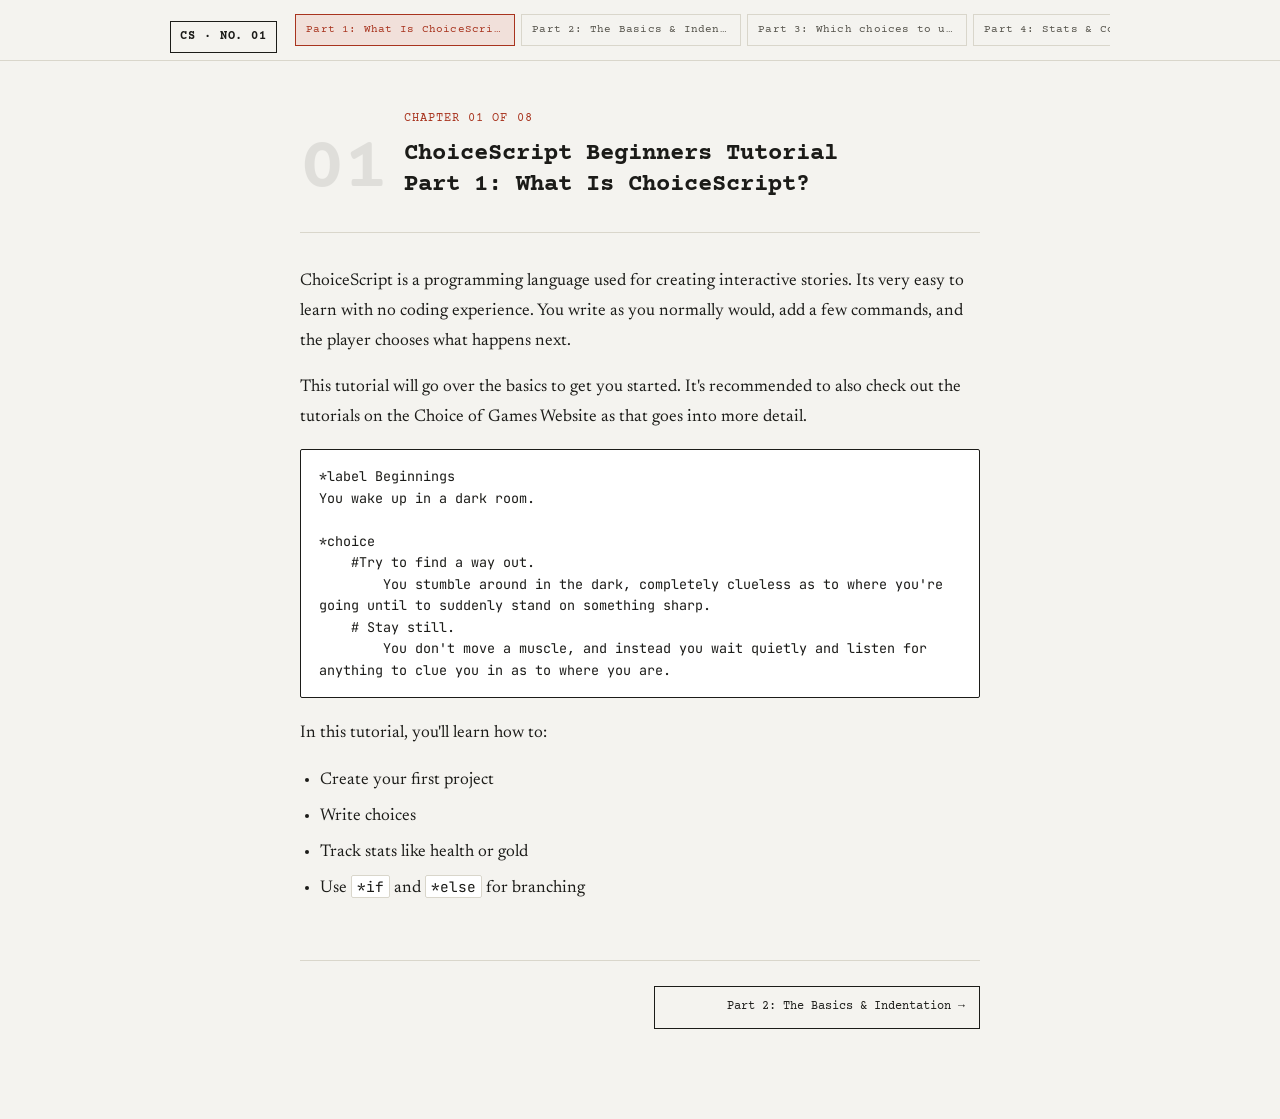
<file: app/src/main/assets/tutorial/index.html>
<!DOCTYPE html>
<html>
<head>
<meta charset="utf-8">
<meta name="viewport" content="width=device-width, initial-scale=1, viewport-fit=cover">
<title>ChoiceScript Tutorial – Part 1</title>
<link rel="preconnect" href="https://fonts.googleapis.com">
<link rel="preconnect" href="https://fonts.gstatic.com" crossorigin>
<link href="https://fonts.googleapis.com/css2?family=Courier+Prime:wght@400;700&family=Newsreader:ital,wght@0,400;0,600;1,500&family=JetBrains+Mono:wght@400;500&display=swap" rel="stylesheet">
<style>
:root {
  --paper: #F4F3EF;
  --paper-inset: #FFFFFF;
  --ink: #1B1B18;
  --ink-soft: #55534B;
  --rule: #D9D6CB;
  --red: #A8341F;
  --red-soft: #F1E0DA;
  --radius: 2px;
}

* { box-sizing: border-box; }

body {
  margin: 0;
  padding: 0;
  background: var(--paper);
  color: var(--ink);
  font-family: 'Newsreader', Georgia, serif;
  font-size: 17px;
  line-height: 1.75;
}

a { color: var(--red); }
a:hover { text-decoration: none; }

.masthead {
  position: sticky;
  top: 0;
  z-index: 10;
  background: var(--paper);
  border-bottom: 1px solid var(--rule);
  padding: calc(14px + env(safe-area-inset-top)) 20px 0;
}
.masthead-row {
  display: flex;
  align-items: center;
  gap: 18px;
  max-width: 940px;
  margin: 0 auto;
}
.stamp {
  flex-shrink: 0;
  font-family: 'Courier Prime', monospace;
  font-weight: 700;
  font-size: 0.72rem;
  letter-spacing: 0.08em;
  text-transform: uppercase;
  border: 1px solid var(--ink);
  padding: 5px 9px;
  color: var(--ink);
}
.chapters {
  display: flex;
  gap: 6px;
  overflow-x: auto;
  scroll-snap-type: x proximity;
  padding-bottom: 14px;
  flex: 1;
  scrollbar-width: thin;
}
.chapters a {
  flex: 0 0 auto;
  scroll-snap-align: start;
  font-family: 'Courier Prime', monospace;
  font-size: 0.66rem;
  letter-spacing: 0.02em;
  padding: 6px 10px;
  border: 1px solid var(--rule);
  color: var(--ink-soft);
  white-space: nowrap;
  text-decoration: none;
  max-width: 220px;
  overflow: hidden;
  text-overflow: ellipsis;
}
.chapters a:hover { border-color: var(--ink); color: var(--ink); }
.chapters a.active {
  border-color: var(--red);
  color: var(--red);
  background: var(--red-soft);
}

.page-inner {
  max-width: 940px;
  margin: 0 auto;
  padding: 0 calc(20px + env(safe-area-inset-right)) 0 calc(20px + env(safe-area-inset-left));
}
.prose-wrap {
  max-width: 680px;
  padding: 48px 0 90px;
}

.title-block {
  display: flex;
  align-items: flex-end;
  gap: 16px;
  margin-bottom: 10px;
}
.ghost-num {
  font-family: 'Courier Prime', monospace;
  font-weight: 700;
  font-size: 4.6rem;
  line-height: 0.8;
  color: var(--ink);
  opacity: 0.09;
  flex-shrink: 0;
}
.kicker {
  font-family: 'Courier Prime', monospace;
  font-size: 0.72rem;
  text-transform: uppercase;
  letter-spacing: 0.09em;
  color: var(--red);
  margin: 0 0 8px;
}
h1 {
  font-family: 'Courier Prime', monospace;
  font-weight: 700;
  font-size: 1.5rem;
  line-height: 1.3;
  margin: 0;
}
h1 code { font-size: 0.9em; background: none; border: none; padding: 0; }
hr.rule {
  border: none;
  border-top: 1px solid var(--rule);
  margin: 32px 0 34px;
}

h2 {
  font-family: 'Courier Prime', monospace;
  font-weight: 700;
  font-size: 1.02rem;
  text-transform: uppercase;
  letter-spacing: 0.03em;
  margin: 2.6rem 0 1rem;
}

h3 {
  font-family: 'Newsreader', serif;
  font-weight: 600;
  font-style: italic;
  font-size: 1.15rem;
  margin: 1.6rem 0 0.6rem;
}

p { margin: 0 0 1.05rem; }

.prose > p:first-of-type::first-letter {
  font-family: 'Courier Prime', monospace;
  font-weight: 700;
  font-size: 2.9rem;
  float: left;
  line-height: 0.8;
  margin: 6px 6px 0 0;
  color: var(--red);
}

ul { margin: 0 0 1.1rem; padding-left: 1.25rem; }
li { margin-bottom: 0.4rem; }

code {
  font-family: 'JetBrains Mono', monospace;
  font-size: 0.85em;
  background: var(--paper-inset);
  border: 1px solid var(--rule);
  padding: 1px 5px;
  color: var(--ink);
  border-radius: var(--radius);
}

pre {
  background: var(--paper-inset);
  border: 1px solid var(--ink);
  border-radius: var(--radius);
  padding: 16px 18px;
  overflow-x: auto;
  margin: 0 0 1.3rem;
  font-family: 'JetBrains Mono', monospace;
  font-size: 0.84rem;
  line-height: 1.6;
  color: var(--ink);
  white-space: pre-wrap;
}
pre code { background: none; border: none; padding: 0; }

.label {
  display: block;
  font-family: 'Newsreader', serif;
  font-style: italic;
  color: var(--ink-soft);
  margin: 0 0 0.6rem;
}

aside.margin-note {
  font-family: 'Newsreader', serif;
  font-style: italic;
  font-size: 0.95rem;
  line-height: 1.55;
  color: var(--ink);
  border-left: 3px solid var(--red);
  background: var(--red-soft);
  padding: 10px 14px;
  margin: 0 0 1.3rem;
}
aside.margin-note .note-label {
  display: block;
  font-family: 'Courier Prime', monospace;
  font-style: normal;
  text-transform: uppercase;
  letter-spacing: 0.07em;
  font-size: 0.66rem;
  color: var(--red);
  font-weight: 700;
  margin-bottom: 4px;
}

.turn-page {
  display: flex;
  justify-content: space-between;
  gap: 14px;
  margin-top: 3.5rem;
  padding-top: 1.6rem;
  border-top: 1px solid var(--rule);
}
.turn-page a {
  font-family: 'Courier Prime', monospace;
  font-size: 0.72rem;
  text-decoration: none;
  border: 1px solid var(--ink);
  padding: 10px 14px;
  color: var(--ink);
  flex: 1;
  max-width: 48%;
}
.turn-page a:hover { border-color: var(--red); color: var(--red); }
.turn-page a.next { text-align: right; margin-left: auto; }
.turn-page .placeholder { visibility: hidden; flex: 1; max-width: 48%; }

@media (min-width: 1100px) {
  .page-inner { display: flex; justify-content: center; }
  .prose-wrap { position: relative; }
  aside.margin-note {
    float: right;
    clear: right;
    width: 190px;
    margin: 2px -228px 1rem 0;
    border-left: none;
    border: 1px solid var(--red);
  }
}

@media (max-width: 560px) {
  .ghost-num { font-size: 3.2rem; }
  h1 { font-size: 1.2rem; }
  .stamp { display: none; }
}
</style>
</head>
<body class="">

<header class="masthead">
  <div class="masthead-row">
    <span class="stamp">CS &middot; No. 01</span>
    <nav class="chapters">
<a href="index.html" class="active">Part 1: What Is ChoiceScript?</a>
<a href="part2.html">Part 2: The Basics & Indentation</a>
<a href="part3.html">Part 3: Which choices to use and when</a>
<a href="part4.html">Part 4: Stats & Conditions</a>
<a href="part5.html">Part 5: The Stats Screen</a>
<a href="part6.html">Part 6: Scenes & *scene_list</a>
<a href="part7.html">Part 7: Temporary Variables & *rand</a>
<a href="part8.html">Part 8: Common Errors & Debugging</a>
    </nav>
  </div>
</header>

<div class="page-inner">
  <div class="prose-wrap">
    <div class="title-block">
      <span class="ghost-num">01</span>
      <div>
        <p class="kicker">Chapter 01 of 08</p>
        <h1>ChoiceScript Beginners Tutorial<br>Part 1: What Is ChoiceScript?</h1>
      </div>
    </div>
    <hr class="rule">
    <div class="prose">
<main class="content">

<p>ChoiceScript is a programming language used for creating interactive stories. Its very easy to learn with no coding experience. You write as you normally would, add a few commands, and the player chooses what happens next.</p>
<p>This tutorial will go over the basics to get you started. It's recommended to also check out the tutorials on the Choice of Games Website as that goes into more detail.</p>
<pre>
*label Beginnings
You wake up in a dark room.

*choice
    #Try to find a way out.
        You stumble around in the dark, completely clueless as to where you're going until to suddenly stand on something sharp.
    # Stay still.
        You don't move a muscle, and instead you wait quietly and listen for anything to clue you in as to where you are.
</pre>
<p>In this tutorial, you'll learn how to:</p>
<ul>
<li>Create your first project</li>
<li>Write choices</li>
<li>Track stats like health or gold</li>
<li>Use <code>*if</code> and <code>*else</code> for branching</li>
</ul>
</main>
    </div>
    <nav class="turn-page"><span class="placeholder"></span><a class="next" href="part2.html">Part 2: The Basics & Indentation &rarr;</a></nav>
  </div>
</div>

</body>
</html>
</file>
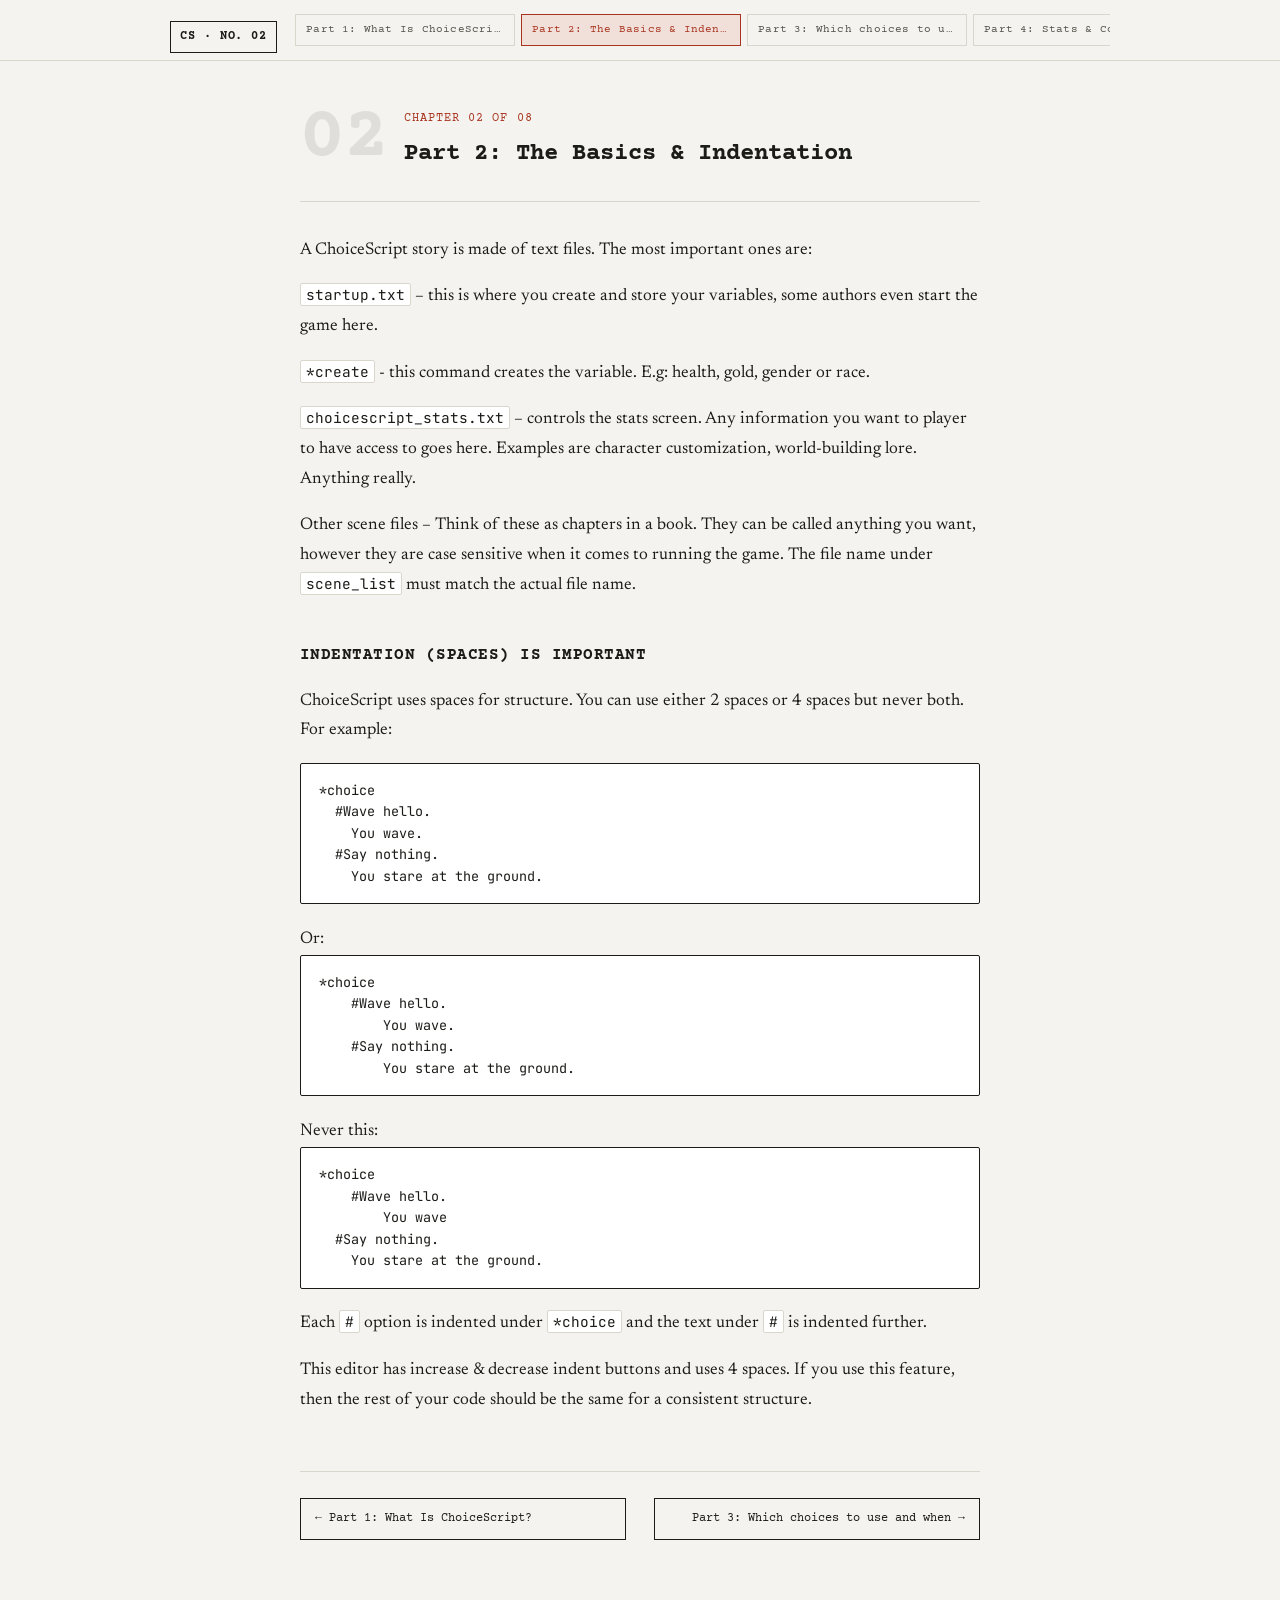
<file: app/src/main/assets/tutorial/part2.html>
<!DOCTYPE html>
<html>
<head>
<meta charset="utf-8">
<meta name="viewport" content="width=device-width, initial-scale=1, viewport-fit=cover">
<title>ChoiceScript Tutorial – Part 2</title>
<link rel="preconnect" href="https://fonts.googleapis.com">
<link rel="preconnect" href="https://fonts.gstatic.com" crossorigin>
<link href="https://fonts.googleapis.com/css2?family=Courier+Prime:wght@400;700&family=Newsreader:ital,wght@0,400;0,600;1,500&family=JetBrains+Mono:wght@400;500&display=swap" rel="stylesheet">
<style>
:root {
  --paper: #F4F3EF;
  --paper-inset: #FFFFFF;
  --ink: #1B1B18;
  --ink-soft: #55534B;
  --rule: #D9D6CB;
  --red: #A8341F;
  --red-soft: #F1E0DA;
  --radius: 2px;
}

* { box-sizing: border-box; }

body {
  margin: 0;
  padding: 0;
  background: var(--paper);
  color: var(--ink);
  font-family: 'Newsreader', Georgia, serif;
  font-size: 17px;
  line-height: 1.75;
}

a { color: var(--red); }
a:hover { text-decoration: none; }

.masthead {
  position: sticky;
  top: 0;
  z-index: 10;
  background: var(--paper);
  border-bottom: 1px solid var(--rule);
  padding: calc(14px + env(safe-area-inset-top)) 20px 0;
}
.masthead-row {
  display: flex;
  align-items: center;
  gap: 18px;
  max-width: 940px;
  margin: 0 auto;
}
.stamp {
  flex-shrink: 0;
  font-family: 'Courier Prime', monospace;
  font-weight: 700;
  font-size: 0.72rem;
  letter-spacing: 0.08em;
  text-transform: uppercase;
  border: 1px solid var(--ink);
  padding: 5px 9px;
  color: var(--ink);
}
.chapters {
  display: flex;
  gap: 6px;
  overflow-x: auto;
  scroll-snap-type: x proximity;
  padding-bottom: 14px;
  flex: 1;
  scrollbar-width: thin;
}
.chapters a {
  flex: 0 0 auto;
  scroll-snap-align: start;
  font-family: 'Courier Prime', monospace;
  font-size: 0.66rem;
  letter-spacing: 0.02em;
  padding: 6px 10px;
  border: 1px solid var(--rule);
  color: var(--ink-soft);
  white-space: nowrap;
  text-decoration: none;
  max-width: 220px;
  overflow: hidden;
  text-overflow: ellipsis;
}
.chapters a:hover { border-color: var(--ink); color: var(--ink); }
.chapters a.active {
  border-color: var(--red);
  color: var(--red);
  background: var(--red-soft);
}

.page-inner {
  max-width: 940px;
  margin: 0 auto;
  padding: 0 calc(20px + env(safe-area-inset-right)) 0 calc(20px + env(safe-area-inset-left));
}
.prose-wrap {
  max-width: 680px;
  padding: 48px 0 90px;
}

.title-block {
  display: flex;
  align-items: flex-end;
  gap: 16px;
  margin-bottom: 10px;
}
.ghost-num {
  font-family: 'Courier Prime', monospace;
  font-weight: 700;
  font-size: 4.6rem;
  line-height: 0.8;
  color: var(--ink);
  opacity: 0.09;
  flex-shrink: 0;
}
.kicker {
  font-family: 'Courier Prime', monospace;
  font-size: 0.72rem;
  text-transform: uppercase;
  letter-spacing: 0.09em;
  color: var(--red);
  margin: 0 0 8px;
}
h1 {
  font-family: 'Courier Prime', monospace;
  font-weight: 700;
  font-size: 1.5rem;
  line-height: 1.3;
  margin: 0;
}
h1 code { font-size: 0.9em; background: none; border: none; padding: 0; }
hr.rule {
  border: none;
  border-top: 1px solid var(--rule);
  margin: 32px 0 34px;
}

h2 {
  font-family: 'Courier Prime', monospace;
  font-weight: 700;
  font-size: 1.02rem;
  text-transform: uppercase;
  letter-spacing: 0.03em;
  margin: 2.6rem 0 1rem;
}

h3 {
  font-family: 'Newsreader', serif;
  font-weight: 600;
  font-style: italic;
  font-size: 1.15rem;
  margin: 1.6rem 0 0.6rem;
}

p { margin: 0 0 1.05rem; }

.prose > p:first-of-type::first-letter {
  font-family: 'Courier Prime', monospace;
  font-weight: 700;
  font-size: 2.9rem;
  float: left;
  line-height: 0.8;
  margin: 6px 6px 0 0;
  color: var(--red);
}

ul { margin: 0 0 1.1rem; padding-left: 1.25rem; }
li { margin-bottom: 0.4rem; }

code {
  font-family: 'JetBrains Mono', monospace;
  font-size: 0.85em;
  background: var(--paper-inset);
  border: 1px solid var(--rule);
  padding: 1px 5px;
  color: var(--ink);
  border-radius: var(--radius);
}

pre {
  background: var(--paper-inset);
  border: 1px solid var(--ink);
  border-radius: var(--radius);
  padding: 16px 18px;
  overflow-x: auto;
  margin: 0 0 1.3rem;
  font-family: 'JetBrains Mono', monospace;
  font-size: 0.84rem;
  line-height: 1.6;
  color: var(--ink);
  white-space: pre-wrap;
}
pre code { background: none; border: none; padding: 0; }

.label {
  display: block;
  font-family: 'Newsreader', serif;
  font-style: italic;
  color: var(--ink-soft);
  margin: 0 0 0.6rem;
}

aside.margin-note {
  font-family: 'Newsreader', serif;
  font-style: italic;
  font-size: 0.95rem;
  line-height: 1.55;
  color: var(--ink);
  border-left: 3px solid var(--red);
  background: var(--red-soft);
  padding: 10px 14px;
  margin: 0 0 1.3rem;
}
aside.margin-note .note-label {
  display: block;
  font-family: 'Courier Prime', monospace;
  font-style: normal;
  text-transform: uppercase;
  letter-spacing: 0.07em;
  font-size: 0.66rem;
  color: var(--red);
  font-weight: 700;
  margin-bottom: 4px;
}

.turn-page {
  display: flex;
  justify-content: space-between;
  gap: 14px;
  margin-top: 3.5rem;
  padding-top: 1.6rem;
  border-top: 1px solid var(--rule);
}
.turn-page a {
  font-family: 'Courier Prime', monospace;
  font-size: 0.72rem;
  text-decoration: none;
  border: 1px solid var(--ink);
  padding: 10px 14px;
  color: var(--ink);
  flex: 1;
  max-width: 48%;
}
.turn-page a:hover { border-color: var(--red); color: var(--red); }
.turn-page a.next { text-align: right; margin-left: auto; }
.turn-page .placeholder { visibility: hidden; flex: 1; max-width: 48%; }

@media (min-width: 1100px) {
  .page-inner { display: flex; justify-content: center; }
  .prose-wrap { position: relative; }
  aside.margin-note {
    float: right;
    clear: right;
    width: 190px;
    margin: 2px -228px 1rem 0;
    border-left: none;
    border: 1px solid var(--red);
  }
}

@media (max-width: 560px) {
  .ghost-num { font-size: 3.2rem; }
  h1 { font-size: 1.2rem; }
  .stamp { display: none; }
}
</style>
</head>
<body class="">

<header class="masthead">
  <div class="masthead-row">
    <span class="stamp">CS &middot; No. 02</span>
    <nav class="chapters">
<a href="index.html">Part 1: What Is ChoiceScript?</a>
<a href="part2.html" class="active">Part 2: The Basics & Indentation</a>
<a href="part3.html">Part 3: Which choices to use and when</a>
<a href="part4.html">Part 4: Stats & Conditions</a>
<a href="part5.html">Part 5: The Stats Screen</a>
<a href="part6.html">Part 6: Scenes & *scene_list</a>
<a href="part7.html">Part 7: Temporary Variables & *rand</a>
<a href="part8.html">Part 8: Common Errors & Debugging</a>
    </nav>
  </div>
</header>

<div class="page-inner">
  <div class="prose-wrap">
    <div class="title-block">
      <span class="ghost-num">02</span>
      <div>
        <p class="kicker">Chapter 02 of 08</p>
        <h1>Part 2: The Basics &amp; Indentation</h1>
      </div>
    </div>
    <hr class="rule">
    <div class="prose">
<main class="content">

<p>A ChoiceScript story is made of text files. The most important ones are:</p>
<p><code>startup.txt</code> – this is where you create and store your variables, some authors even start the game here.</p>
<p><code>*create</code> -  this command creates the variable. E.g: health, gold, gender or race.</p>
<p><code>choicescript_stats.txt</code> – controls the stats screen. Any information you want to player to have access to goes here. Examples are character customization, world-building lore. Anything really.</p>
<p>Other scene files – Think of these as chapters in a book. They can be called anything you want, however they are case sensitive when it comes to running the game. The file name under <code>scene_list</code> must match the actual file name.</p>
<h2>Indentation (spaces) is important</h2>
<p>ChoiceScript uses spaces for structure. You can use either 2 spaces or 4 spaces but never both. For example:</p>
<pre>
*choice
  #Wave hello.
    You wave.
  #Say nothing.
    You stare at the ground.
</pre>
Or:
<pre>
*choice
    #Wave hello.
        You wave.
    #Say nothing.
        You stare at the ground.
</pre>
Never this:
<pre>
*choice
    #Wave hello.
        You wave
  #Say nothing.
    You stare at the ground.
</pre>
<p>Each <code>#</code> option is indented under <code>*choice</code> and the text under <code>#</code> is indented further.</p>
<p>This editor has increase &amp; decrease indent buttons and uses 4 spaces. If you use this feature, then the rest of your code should be the same for a consistent structure.</p>
</main>
    </div>
    <nav class="turn-page"><a class="prev" href="index.html">&larr; Part 1: What Is ChoiceScript?</a><a class="next" href="part3.html">Part 3: Which choices to use and when &rarr;</a></nav>
  </div>
</div>

</body>
</html>
</file>
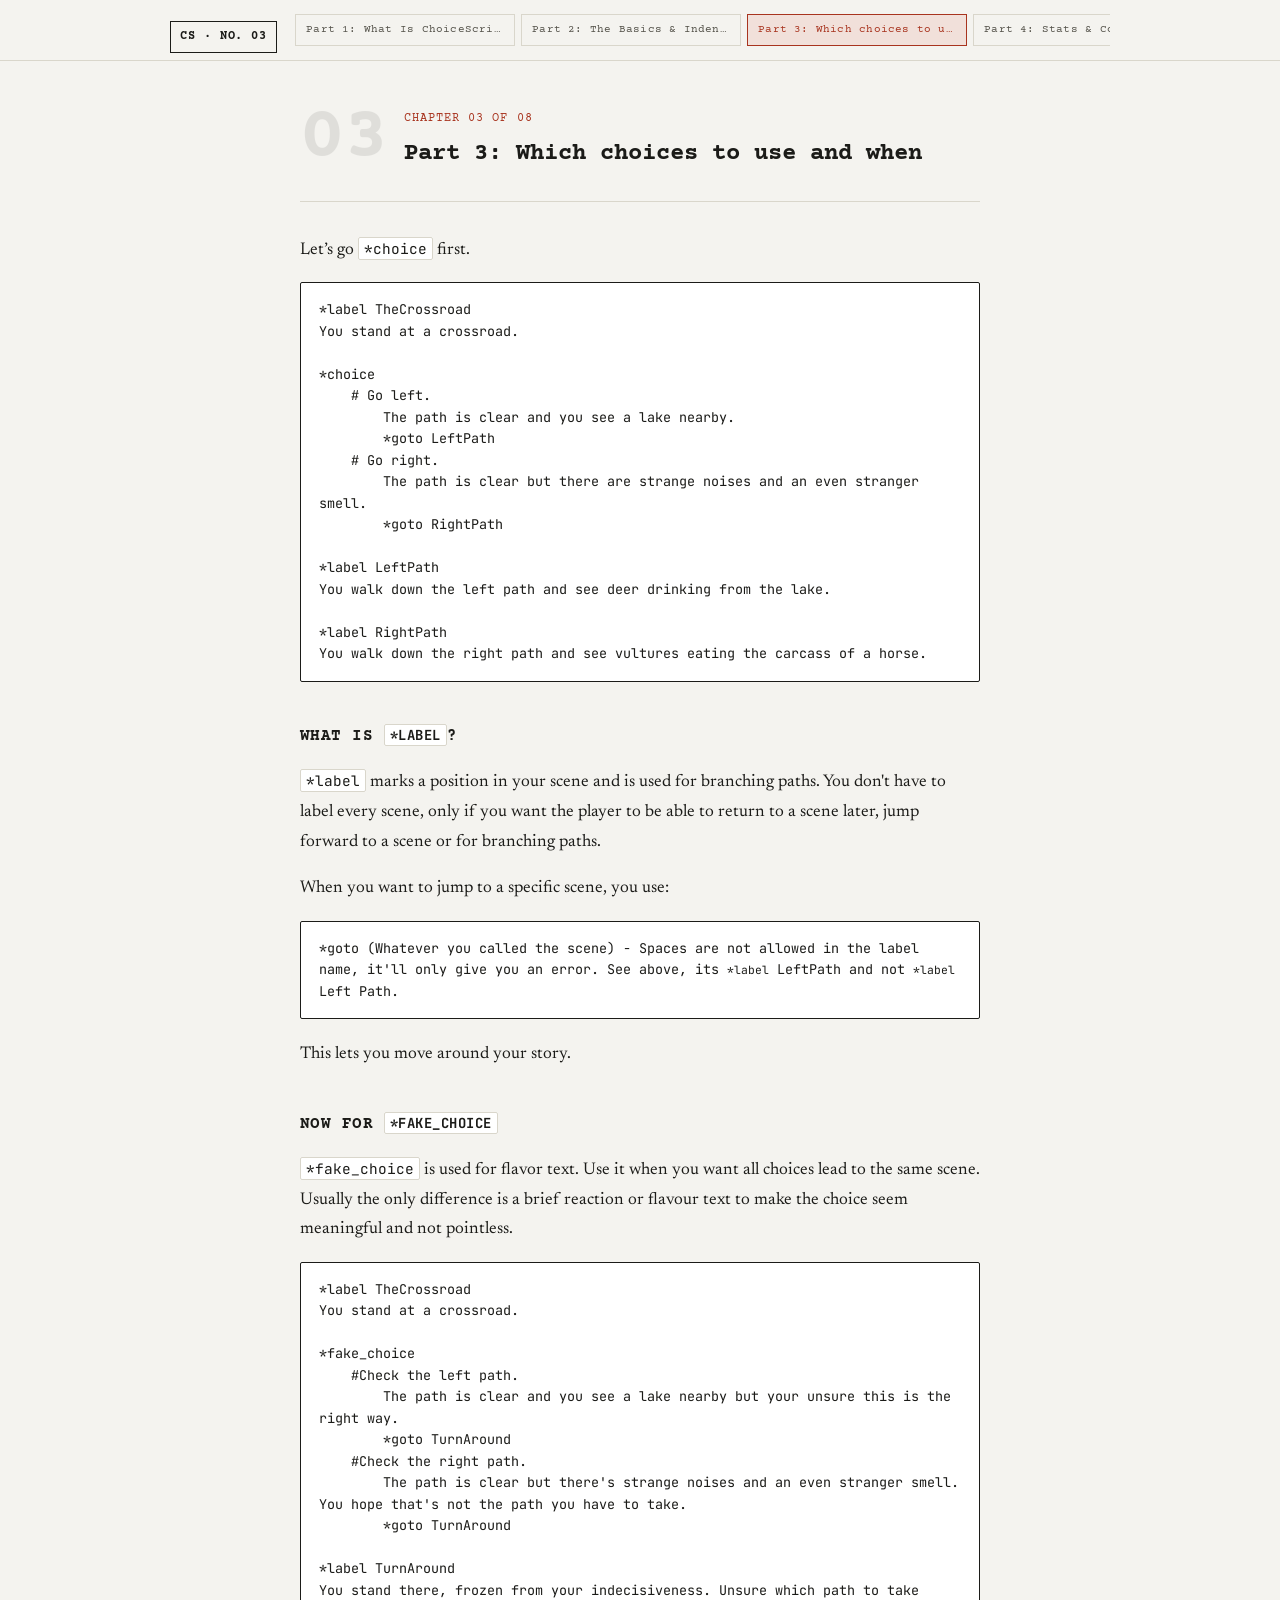
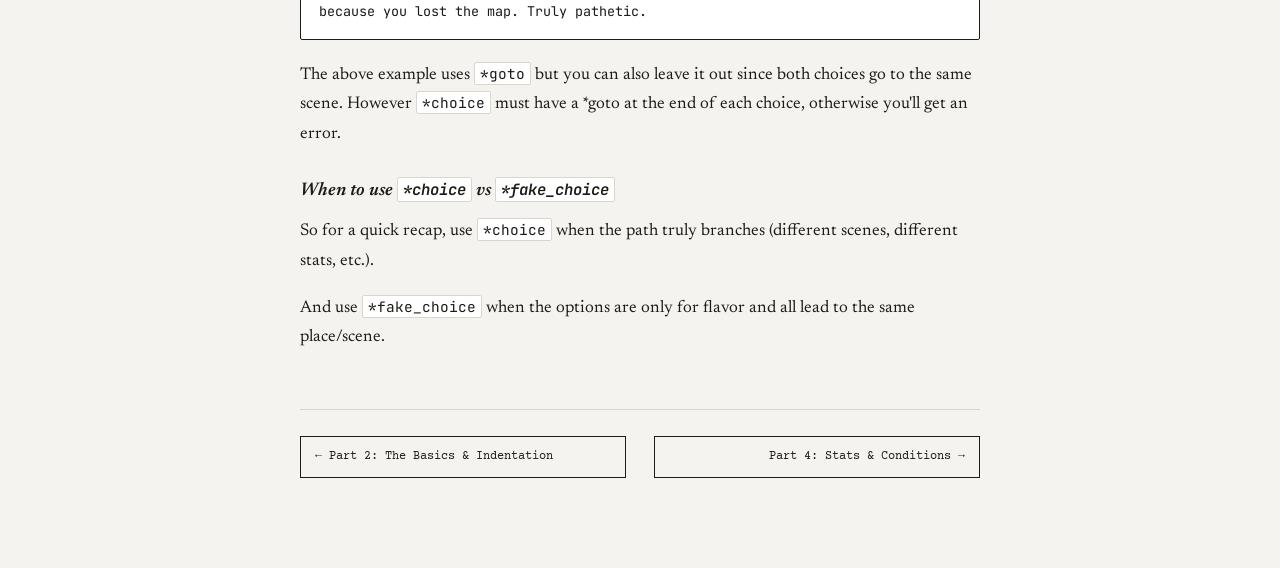
<file: app/src/main/assets/tutorial/part3.html>
<!DOCTYPE html>
<html>
<head>
<meta charset="utf-8">
<meta name="viewport" content="width=device-width, initial-scale=1, viewport-fit=cover">
<title>ChoiceScript Tutorial – Part 3</title>
<link rel="preconnect" href="https://fonts.googleapis.com">
<link rel="preconnect" href="https://fonts.gstatic.com" crossorigin>
<link href="https://fonts.googleapis.com/css2?family=Courier+Prime:wght@400;700&family=Newsreader:ital,wght@0,400;0,600;1,500&family=JetBrains+Mono:wght@400;500&display=swap" rel="stylesheet">
<style>
:root {
  --paper: #F4F3EF;
  --paper-inset: #FFFFFF;
  --ink: #1B1B18;
  --ink-soft: #55534B;
  --rule: #D9D6CB;
  --red: #A8341F;
  --red-soft: #F1E0DA;
  --radius: 2px;
}

* { box-sizing: border-box; }

body {
  margin: 0;
  padding: 0;
  background: var(--paper);
  color: var(--ink);
  font-family: 'Newsreader', Georgia, serif;
  font-size: 17px;
  line-height: 1.75;
}

a { color: var(--red); }
a:hover { text-decoration: none; }

.masthead {
  position: sticky;
  top: 0;
  z-index: 10;
  background: var(--paper);
  border-bottom: 1px solid var(--rule);
  padding: calc(14px + env(safe-area-inset-top)) 20px 0;
}
.masthead-row {
  display: flex;
  align-items: center;
  gap: 18px;
  max-width: 940px;
  margin: 0 auto;
}
.stamp {
  flex-shrink: 0;
  font-family: 'Courier Prime', monospace;
  font-weight: 700;
  font-size: 0.72rem;
  letter-spacing: 0.08em;
  text-transform: uppercase;
  border: 1px solid var(--ink);
  padding: 5px 9px;
  color: var(--ink);
}
.chapters {
  display: flex;
  gap: 6px;
  overflow-x: auto;
  scroll-snap-type: x proximity;
  padding-bottom: 14px;
  flex: 1;
  scrollbar-width: thin;
}
.chapters a {
  flex: 0 0 auto;
  scroll-snap-align: start;
  font-family: 'Courier Prime', monospace;
  font-size: 0.66rem;
  letter-spacing: 0.02em;
  padding: 6px 10px;
  border: 1px solid var(--rule);
  color: var(--ink-soft);
  white-space: nowrap;
  text-decoration: none;
  max-width: 220px;
  overflow: hidden;
  text-overflow: ellipsis;
}
.chapters a:hover { border-color: var(--ink); color: var(--ink); }
.chapters a.active {
  border-color: var(--red);
  color: var(--red);
  background: var(--red-soft);
}

.page-inner {
  max-width: 940px;
  margin: 0 auto;
  padding: 0 calc(20px + env(safe-area-inset-right)) 0 calc(20px + env(safe-area-inset-left));
}
.prose-wrap {
  max-width: 680px;
  padding: 48px 0 90px;
}

.title-block {
  display: flex;
  align-items: flex-end;
  gap: 16px;
  margin-bottom: 10px;
}
.ghost-num {
  font-family: 'Courier Prime', monospace;
  font-weight: 700;
  font-size: 4.6rem;
  line-height: 0.8;
  color: var(--ink);
  opacity: 0.09;
  flex-shrink: 0;
}
.kicker {
  font-family: 'Courier Prime', monospace;
  font-size: 0.72rem;
  text-transform: uppercase;
  letter-spacing: 0.09em;
  color: var(--red);
  margin: 0 0 8px;
}
h1 {
  font-family: 'Courier Prime', monospace;
  font-weight: 700;
  font-size: 1.5rem;
  line-height: 1.3;
  margin: 0;
}
h1 code { font-size: 0.9em; background: none; border: none; padding: 0; }
hr.rule {
  border: none;
  border-top: 1px solid var(--rule);
  margin: 32px 0 34px;
}

h2 {
  font-family: 'Courier Prime', monospace;
  font-weight: 700;
  font-size: 1.02rem;
  text-transform: uppercase;
  letter-spacing: 0.03em;
  margin: 2.6rem 0 1rem;
}

h3 {
  font-family: 'Newsreader', serif;
  font-weight: 600;
  font-style: italic;
  font-size: 1.15rem;
  margin: 1.6rem 0 0.6rem;
}

p { margin: 0 0 1.05rem; }

.prose > p:first-of-type::first-letter {
  font-family: 'Courier Prime', monospace;
  font-weight: 700;
  font-size: 2.9rem;
  float: left;
  line-height: 0.8;
  margin: 6px 6px 0 0;
  color: var(--red);
}

ul { margin: 0 0 1.1rem; padding-left: 1.25rem; }
li { margin-bottom: 0.4rem; }

code {
  font-family: 'JetBrains Mono', monospace;
  font-size: 0.85em;
  background: var(--paper-inset);
  border: 1px solid var(--rule);
  padding: 1px 5px;
  color: var(--ink);
  border-radius: var(--radius);
}

pre {
  background: var(--paper-inset);
  border: 1px solid var(--ink);
  border-radius: var(--radius);
  padding: 16px 18px;
  overflow-x: auto;
  margin: 0 0 1.3rem;
  font-family: 'JetBrains Mono', monospace;
  font-size: 0.84rem;
  line-height: 1.6;
  color: var(--ink);
  white-space: pre-wrap;
}
pre code { background: none; border: none; padding: 0; }

.label {
  display: block;
  font-family: 'Newsreader', serif;
  font-style: italic;
  color: var(--ink-soft);
  margin: 0 0 0.6rem;
}

aside.margin-note {
  font-family: 'Newsreader', serif;
  font-style: italic;
  font-size: 0.95rem;
  line-height: 1.55;
  color: var(--ink);
  border-left: 3px solid var(--red);
  background: var(--red-soft);
  padding: 10px 14px;
  margin: 0 0 1.3rem;
}
aside.margin-note .note-label {
  display: block;
  font-family: 'Courier Prime', monospace;
  font-style: normal;
  text-transform: uppercase;
  letter-spacing: 0.07em;
  font-size: 0.66rem;
  color: var(--red);
  font-weight: 700;
  margin-bottom: 4px;
}

.turn-page {
  display: flex;
  justify-content: space-between;
  gap: 14px;
  margin-top: 3.5rem;
  padding-top: 1.6rem;
  border-top: 1px solid var(--rule);
}
.turn-page a {
  font-family: 'Courier Prime', monospace;
  font-size: 0.72rem;
  text-decoration: none;
  border: 1px solid var(--ink);
  padding: 10px 14px;
  color: var(--ink);
  flex: 1;
  max-width: 48%;
}
.turn-page a:hover { border-color: var(--red); color: var(--red); }
.turn-page a.next { text-align: right; margin-left: auto; }
.turn-page .placeholder { visibility: hidden; flex: 1; max-width: 48%; }

@media (min-width: 1100px) {
  .page-inner { display: flex; justify-content: center; }
  .prose-wrap { position: relative; }
  aside.margin-note {
    float: right;
    clear: right;
    width: 190px;
    margin: 2px -228px 1rem 0;
    border-left: none;
    border: 1px solid var(--red);
  }
}

@media (max-width: 560px) {
  .ghost-num { font-size: 3.2rem; }
  h1 { font-size: 1.2rem; }
  .stamp { display: none; }
}
</style>
</head>
<body class="">

<header class="masthead">
  <div class="masthead-row">
    <span class="stamp">CS &middot; No. 03</span>
    <nav class="chapters">
<a href="index.html">Part 1: What Is ChoiceScript?</a>
<a href="part2.html">Part 2: The Basics & Indentation</a>
<a href="part3.html" class="active">Part 3: Which choices to use and when</a>
<a href="part4.html">Part 4: Stats & Conditions</a>
<a href="part5.html">Part 5: The Stats Screen</a>
<a href="part6.html">Part 6: Scenes & *scene_list</a>
<a href="part7.html">Part 7: Temporary Variables & *rand</a>
<a href="part8.html">Part 8: Common Errors & Debugging</a>
    </nav>
  </div>
</header>

<div class="page-inner">
  <div class="prose-wrap">
    <div class="title-block">
      <span class="ghost-num">03</span>
      <div>
        <p class="kicker">Chapter 03 of 08</p>
        <h1>Part 3: Which choices to use and when</h1>
      </div>
    </div>
    <hr class="rule">
    <div class="prose">
<main class="content">

<p>Let’s go <code>*choice</code> first.</p>
<pre>
*label TheCrossroad
You stand at a crossroad.

*choice
    # Go left.
        The path is clear and you see a lake nearby.
        *goto LeftPath
    # Go right.
        The path is clear but there are strange noises and an even stranger smell.
        *goto RightPath

*label LeftPath
You walk down the left path and see deer drinking from the lake.

*label RightPath
You walk down the right path and see vultures eating the carcass of a horse.
</pre>
<h2>What is <code>*label</code>?</h2>
<p><code>*label</code> marks a position in your scene and is used for branching paths. You don't have to label every scene, only if you want the player to be able to return to a scene later, jump forward to a scene or for branching paths.</p>
<p>When you want to jump to a specific scene, you use:</p>
<pre>
*goto (Whatever you called the scene) - Spaces are not allowed in the label name, it'll only give you an error. See above, its <code>*label</code> LeftPath and not <code>*label</code> Left Path.
</pre>
<p>This lets you move around your story.</p>
<h2>Now for <code>*fake_choice</code></h2>
<p><code>*fake_choice</code> is used for flavor text. Use it when you want all choices lead to the same scene. Usually the only difference is a brief reaction or flavour text to make the choice seem meaningful and not pointless.</p>
<pre>
*label TheCrossroad
You stand at a crossroad.

*fake_choice
    #Check the left path.
        The path is clear and you see a lake nearby but your unsure this is the right way.
        *goto TurnAround
    #Check the right path.
        The path is clear but there's strange noises and an even stranger smell. You hope that's not the path you have to take.
        *goto TurnAround

*label TurnAround
You stand there, frozen from your indecisiveness. Unsure which path to take because you lost the map. Truly pathetic.
</pre>
<p>The above example uses <code>*goto</code> but you can also leave it out since both choices go to the same scene. However <code>*choice</code> must have a *goto at the end of each choice, otherwise you'll get an error.</p>
<h3>When to use <code>*choice</code> vs <code>*fake_choice</code></h3>
<p>So for a quick recap, use <code>*choice</code> when the path truly branches (different scenes, different stats, etc.).</p>
<p>And use <code>*fake_choice</code> when the options are only for flavor and all lead to the same place/scene.</p>
</main>
    </div>
    <nav class="turn-page"><a class="prev" href="part2.html">&larr; Part 2: The Basics & Indentation</a><a class="next" href="part4.html">Part 4: Stats & Conditions &rarr;</a></nav>
  </div>
</div>

</body>
</html>
</file>
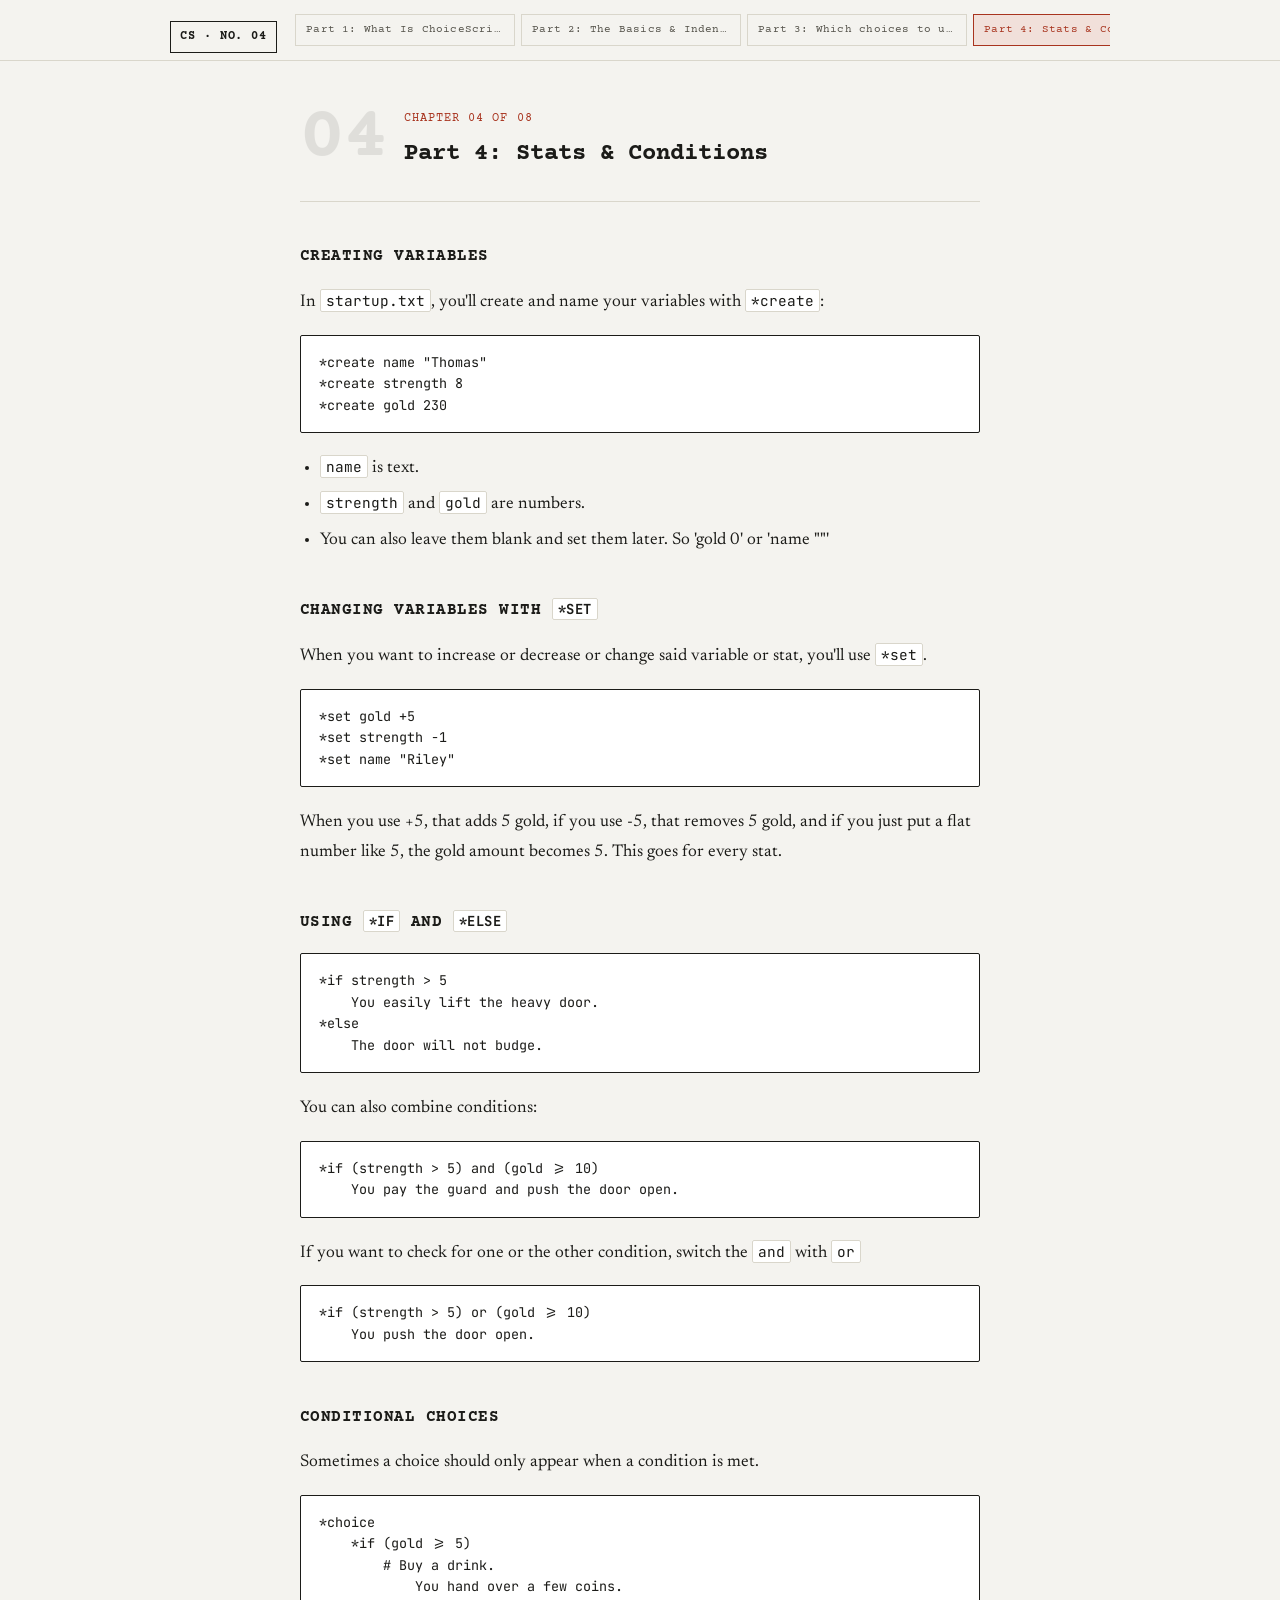
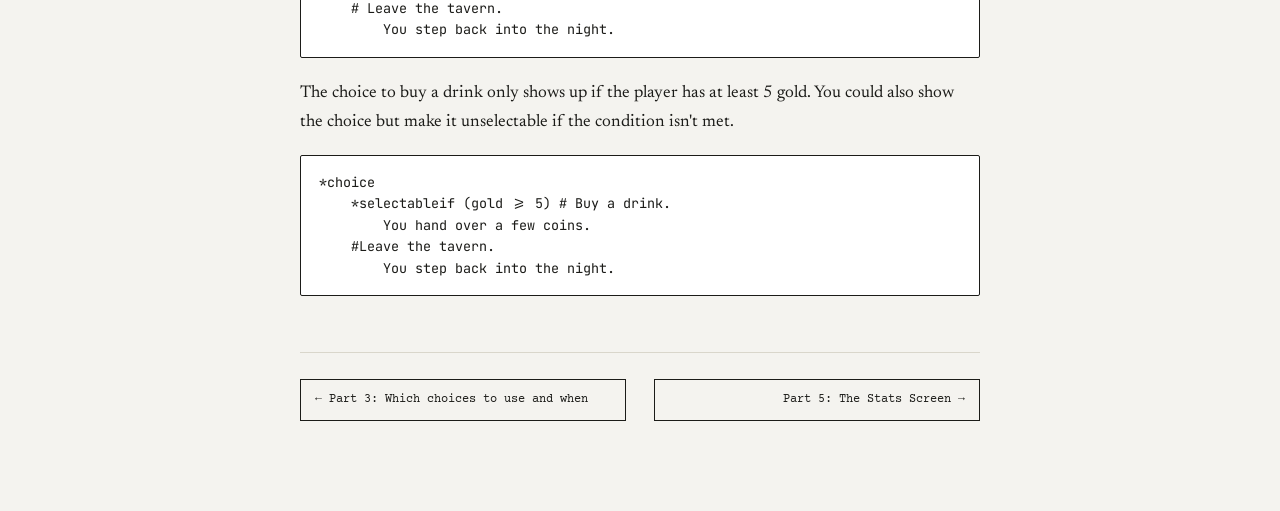
<file: app/src/main/assets/tutorial/part4.html>
<!DOCTYPE html>
<html>
<head>
<meta charset="utf-8">
<meta name="viewport" content="width=device-width, initial-scale=1, viewport-fit=cover">
<title>ChoiceScript Tutorial – Part 4</title>
<link rel="preconnect" href="https://fonts.googleapis.com">
<link rel="preconnect" href="https://fonts.gstatic.com" crossorigin>
<link href="https://fonts.googleapis.com/css2?family=Courier+Prime:wght@400;700&family=Newsreader:ital,wght@0,400;0,600;1,500&family=JetBrains+Mono:wght@400;500&display=swap" rel="stylesheet">
<style>
:root {
  --paper: #F4F3EF;
  --paper-inset: #FFFFFF;
  --ink: #1B1B18;
  --ink-soft: #55534B;
  --rule: #D9D6CB;
  --red: #A8341F;
  --red-soft: #F1E0DA;
  --radius: 2px;
}

* { box-sizing: border-box; }

body {
  margin: 0;
  padding: 0;
  background: var(--paper);
  color: var(--ink);
  font-family: 'Newsreader', Georgia, serif;
  font-size: 17px;
  line-height: 1.75;
}

a { color: var(--red); }
a:hover { text-decoration: none; }

.masthead {
  position: sticky;
  top: 0;
  z-index: 10;
  background: var(--paper);
  border-bottom: 1px solid var(--rule);
  padding: calc(14px + env(safe-area-inset-top)) 20px 0;
}
.masthead-row {
  display: flex;
  align-items: center;
  gap: 18px;
  max-width: 940px;
  margin: 0 auto;
}
.stamp {
  flex-shrink: 0;
  font-family: 'Courier Prime', monospace;
  font-weight: 700;
  font-size: 0.72rem;
  letter-spacing: 0.08em;
  text-transform: uppercase;
  border: 1px solid var(--ink);
  padding: 5px 9px;
  color: var(--ink);
}
.chapters {
  display: flex;
  gap: 6px;
  overflow-x: auto;
  scroll-snap-type: x proximity;
  padding-bottom: 14px;
  flex: 1;
  scrollbar-width: thin;
}
.chapters a {
  flex: 0 0 auto;
  scroll-snap-align: start;
  font-family: 'Courier Prime', monospace;
  font-size: 0.66rem;
  letter-spacing: 0.02em;
  padding: 6px 10px;
  border: 1px solid var(--rule);
  color: var(--ink-soft);
  white-space: nowrap;
  text-decoration: none;
  max-width: 220px;
  overflow: hidden;
  text-overflow: ellipsis;
}
.chapters a:hover { border-color: var(--ink); color: var(--ink); }
.chapters a.active {
  border-color: var(--red);
  color: var(--red);
  background: var(--red-soft);
}

.page-inner {
  max-width: 940px;
  margin: 0 auto;
  padding: 0 calc(20px + env(safe-area-inset-right)) 0 calc(20px + env(safe-area-inset-left));
}
.prose-wrap {
  max-width: 680px;
  padding: 48px 0 90px;
}

.title-block {
  display: flex;
  align-items: flex-end;
  gap: 16px;
  margin-bottom: 10px;
}
.ghost-num {
  font-family: 'Courier Prime', monospace;
  font-weight: 700;
  font-size: 4.6rem;
  line-height: 0.8;
  color: var(--ink);
  opacity: 0.09;
  flex-shrink: 0;
}
.kicker {
  font-family: 'Courier Prime', monospace;
  font-size: 0.72rem;
  text-transform: uppercase;
  letter-spacing: 0.09em;
  color: var(--red);
  margin: 0 0 8px;
}
h1 {
  font-family: 'Courier Prime', monospace;
  font-weight: 700;
  font-size: 1.5rem;
  line-height: 1.3;
  margin: 0;
}
h1 code { font-size: 0.9em; background: none; border: none; padding: 0; }
hr.rule {
  border: none;
  border-top: 1px solid var(--rule);
  margin: 32px 0 34px;
}

h2 {
  font-family: 'Courier Prime', monospace;
  font-weight: 700;
  font-size: 1.02rem;
  text-transform: uppercase;
  letter-spacing: 0.03em;
  margin: 2.6rem 0 1rem;
}

h3 {
  font-family: 'Newsreader', serif;
  font-weight: 600;
  font-style: italic;
  font-size: 1.15rem;
  margin: 1.6rem 0 0.6rem;
}

p { margin: 0 0 1.05rem; }

.prose > p:first-of-type::first-letter {
  font-family: 'Courier Prime', monospace;
  font-weight: 700;
  font-size: 2.9rem;
  float: left;
  line-height: 0.8;
  margin: 6px 6px 0 0;
  color: var(--red);
}

ul { margin: 0 0 1.1rem; padding-left: 1.25rem; }
li { margin-bottom: 0.4rem; }

code {
  font-family: 'JetBrains Mono', monospace;
  font-size: 0.85em;
  background: var(--paper-inset);
  border: 1px solid var(--rule);
  padding: 1px 5px;
  color: var(--ink);
  border-radius: var(--radius);
}

pre {
  background: var(--paper-inset);
  border: 1px solid var(--ink);
  border-radius: var(--radius);
  padding: 16px 18px;
  overflow-x: auto;
  margin: 0 0 1.3rem;
  font-family: 'JetBrains Mono', monospace;
  font-size: 0.84rem;
  line-height: 1.6;
  color: var(--ink);
  white-space: pre-wrap;
}
pre code { background: none; border: none; padding: 0; }

.label {
  display: block;
  font-family: 'Newsreader', serif;
  font-style: italic;
  color: var(--ink-soft);
  margin: 0 0 0.6rem;
}

aside.margin-note {
  font-family: 'Newsreader', serif;
  font-style: italic;
  font-size: 0.95rem;
  line-height: 1.55;
  color: var(--ink);
  border-left: 3px solid var(--red);
  background: var(--red-soft);
  padding: 10px 14px;
  margin: 0 0 1.3rem;
}
aside.margin-note .note-label {
  display: block;
  font-family: 'Courier Prime', monospace;
  font-style: normal;
  text-transform: uppercase;
  letter-spacing: 0.07em;
  font-size: 0.66rem;
  color: var(--red);
  font-weight: 700;
  margin-bottom: 4px;
}

.turn-page {
  display: flex;
  justify-content: space-between;
  gap: 14px;
  margin-top: 3.5rem;
  padding-top: 1.6rem;
  border-top: 1px solid var(--rule);
}
.turn-page a {
  font-family: 'Courier Prime', monospace;
  font-size: 0.72rem;
  text-decoration: none;
  border: 1px solid var(--ink);
  padding: 10px 14px;
  color: var(--ink);
  flex: 1;
  max-width: 48%;
}
.turn-page a:hover { border-color: var(--red); color: var(--red); }
.turn-page a.next { text-align: right; margin-left: auto; }
.turn-page .placeholder { visibility: hidden; flex: 1; max-width: 48%; }

@media (min-width: 1100px) {
  .page-inner { display: flex; justify-content: center; }
  .prose-wrap { position: relative; }
  aside.margin-note {
    float: right;
    clear: right;
    width: 190px;
    margin: 2px -228px 1rem 0;
    border-left: none;
    border: 1px solid var(--red);
  }
}

@media (max-width: 560px) {
  .ghost-num { font-size: 3.2rem; }
  h1 { font-size: 1.2rem; }
  .stamp { display: none; }
}
</style>
</head>
<body class="">

<header class="masthead">
  <div class="masthead-row">
    <span class="stamp">CS &middot; No. 04</span>
    <nav class="chapters">
<a href="index.html">Part 1: What Is ChoiceScript?</a>
<a href="part2.html">Part 2: The Basics & Indentation</a>
<a href="part3.html">Part 3: Which choices to use and when</a>
<a href="part4.html" class="active">Part 4: Stats & Conditions</a>
<a href="part5.html">Part 5: The Stats Screen</a>
<a href="part6.html">Part 6: Scenes & *scene_list</a>
<a href="part7.html">Part 7: Temporary Variables & *rand</a>
<a href="part8.html">Part 8: Common Errors & Debugging</a>
    </nav>
  </div>
</header>

<div class="page-inner">
  <div class="prose-wrap">
    <div class="title-block">
      <span class="ghost-num">04</span>
      <div>
        <p class="kicker">Chapter 04 of 08</p>
        <h1>Part 4: Stats &amp; Conditions</h1>
      </div>
    </div>
    <hr class="rule">
    <div class="prose">
<main class="content">

<h2>Creating variables</h2>
<p>In <code>startup.txt</code>, you'll create and name your variables with <code>*create</code>:</p>
<pre>
*create name "Thomas"
*create strength 8
*create gold 230
</pre>
<ul>
<li><code>name</code> is text.</li>
<li><code>strength</code> and <code>gold</code> are numbers.</li>
<li>You can also leave them blank and set them later. So 'gold 0' or 'name ""'</li>
</ul>
<h2>Changing variables with <code>*set</code></h2>
<p>When you want to increase or decrease or change said variable or stat, you'll use <code>*set</code>.</p>
<pre>
*set gold +5
*set strength -1
*set name "Riley"
</pre>
<p>When you use +5, that adds 5 gold, if you use -5, that removes 5 gold, and if you just put a flat number like 5, the gold amount becomes 5. This goes for every stat.</p>
<h2>Using <code>*if</code> and <code>*else</code></h2>
<pre>
*if strength &gt; 5
    You easily lift the heavy door.
*else
    The door will not budge.
</pre>
<p>You can also combine conditions:</p>
<pre>
*if (strength &gt; 5) and (gold &gt;= 10)
    You pay the guard and push the door open.
</pre>
<p>If you want to check for one or the other condition, switch the <code>and</code> with <code>or</code></p>
<pre>
*if (strength &gt; 5) or (gold &gt;= 10)
    You push the door open.
</pre>
<h2>Conditional choices</h2>
<p>Sometimes a choice should only appear when a condition is met.</p>
<pre>
*choice
    *if (gold &gt;= 5)
        # Buy a drink.
            You hand over a few coins.
    # Leave the tavern.
        You step back into the night.
</pre>
<p>The choice to buy a drink only shows up if the player has at least 5 gold. You could also show the choice but make it unselectable if the condition isn't met.</p>
<pre>
*choice
    *selectableif (gold &gt;= 5) # Buy a drink.
        You hand over a few coins.
    #Leave the tavern.
        You step back into the night.
</pre>
</main>
    </div>
    <nav class="turn-page"><a class="prev" href="part3.html">&larr; Part 3: Which choices to use and when</a><a class="next" href="part5.html">Part 5: The Stats Screen &rarr;</a></nav>
  </div>
</div>

</body>
</html>
</file>
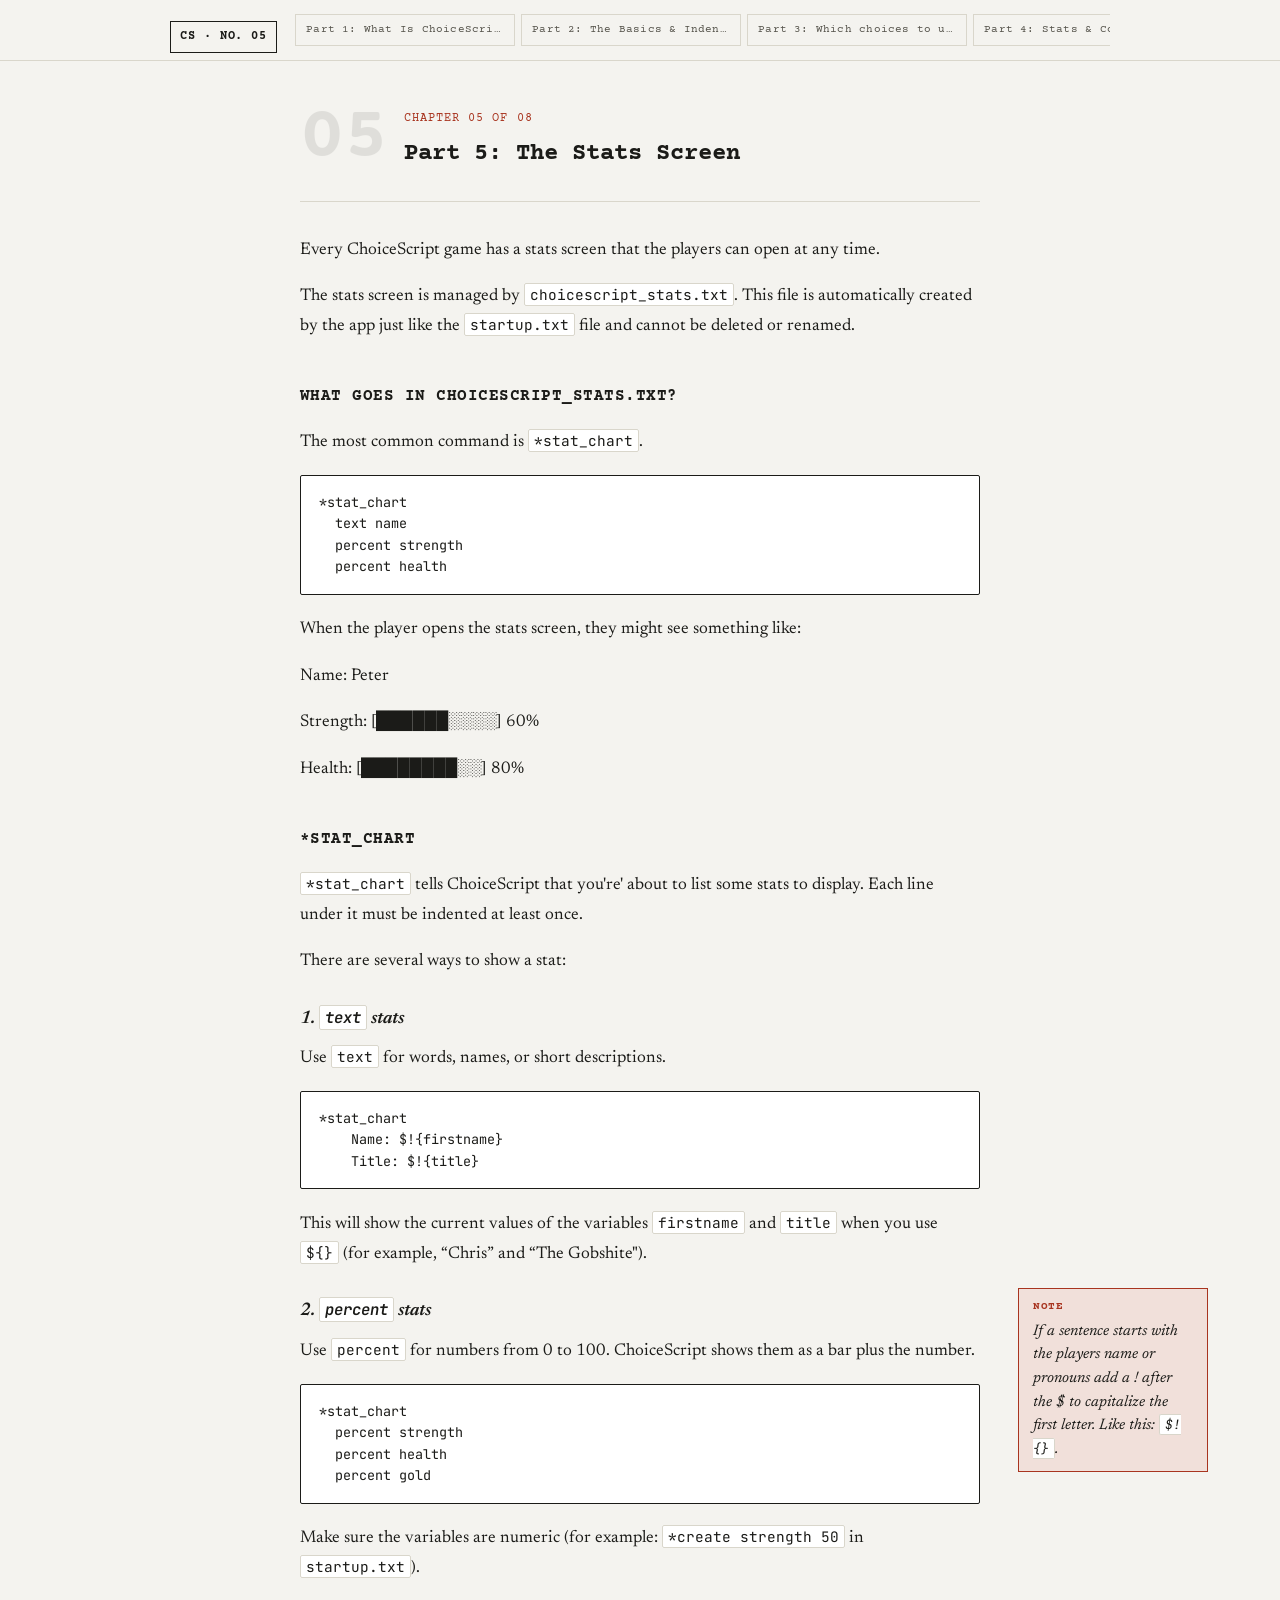
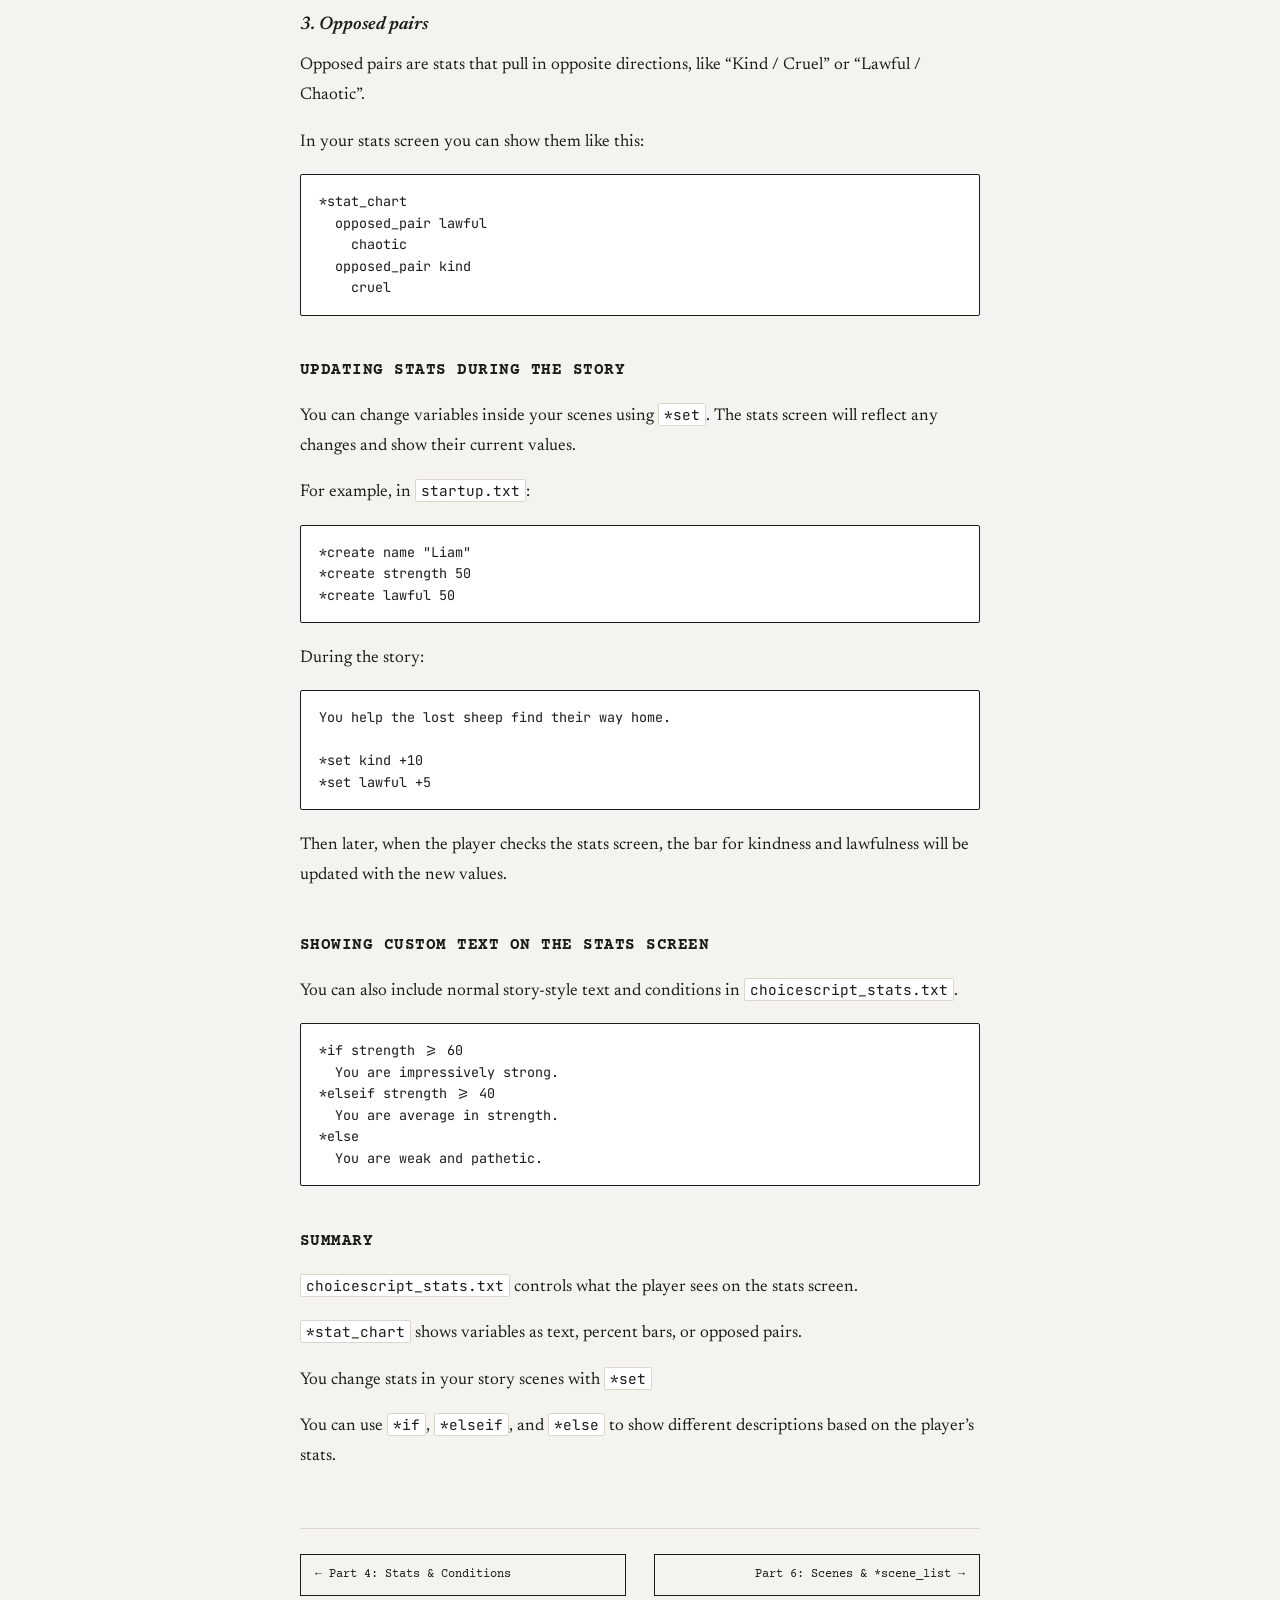
<file: app/src/main/assets/tutorial/part5.html>
<!DOCTYPE html>
<html>
<head>
<meta charset="utf-8">
<meta name="viewport" content="width=device-width, initial-scale=1, viewport-fit=cover">
<title>ChoiceScript Tutorial – Part 5 (Stats Screen)</title>
<link rel="preconnect" href="https://fonts.googleapis.com">
<link rel="preconnect" href="https://fonts.gstatic.com" crossorigin>
<link href="https://fonts.googleapis.com/css2?family=Courier+Prime:wght@400;700&family=Newsreader:ital,wght@0,400;0,600;1,500&family=JetBrains+Mono:wght@400;500&display=swap" rel="stylesheet">
<style>
:root {
  --paper: #F4F3EF;
  --paper-inset: #FFFFFF;
  --ink: #1B1B18;
  --ink-soft: #55534B;
  --rule: #D9D6CB;
  --red: #A8341F;
  --red-soft: #F1E0DA;
  --radius: 2px;
}

* { box-sizing: border-box; }

body {
  margin: 0;
  padding: 0;
  background: var(--paper);
  color: var(--ink);
  font-family: 'Newsreader', Georgia, serif;
  font-size: 17px;
  line-height: 1.75;
}

a { color: var(--red); }
a:hover { text-decoration: none; }

.masthead {
  position: sticky;
  top: 0;
  z-index: 10;
  background: var(--paper);
  border-bottom: 1px solid var(--rule);
  padding: calc(14px + env(safe-area-inset-top)) 20px 0;
}
.masthead-row {
  display: flex;
  align-items: center;
  gap: 18px;
  max-width: 940px;
  margin: 0 auto;
}
.stamp {
  flex-shrink: 0;
  font-family: 'Courier Prime', monospace;
  font-weight: 700;
  font-size: 0.72rem;
  letter-spacing: 0.08em;
  text-transform: uppercase;
  border: 1px solid var(--ink);
  padding: 5px 9px;
  color: var(--ink);
}
.chapters {
  display: flex;
  gap: 6px;
  overflow-x: auto;
  scroll-snap-type: x proximity;
  padding-bottom: 14px;
  flex: 1;
  scrollbar-width: thin;
}
.chapters a {
  flex: 0 0 auto;
  scroll-snap-align: start;
  font-family: 'Courier Prime', monospace;
  font-size: 0.66rem;
  letter-spacing: 0.02em;
  padding: 6px 10px;
  border: 1px solid var(--rule);
  color: var(--ink-soft);
  white-space: nowrap;
  text-decoration: none;
  max-width: 220px;
  overflow: hidden;
  text-overflow: ellipsis;
}
.chapters a:hover { border-color: var(--ink); color: var(--ink); }
.chapters a.active {
  border-color: var(--red);
  color: var(--red);
  background: var(--red-soft);
}

.page-inner {
  max-width: 940px;
  margin: 0 auto;
  padding: 0 calc(20px + env(safe-area-inset-right)) 0 calc(20px + env(safe-area-inset-left));
}
.prose-wrap {
  max-width: 680px;
  padding: 48px 0 90px;
}

.title-block {
  display: flex;
  align-items: flex-end;
  gap: 16px;
  margin-bottom: 10px;
}
.ghost-num {
  font-family: 'Courier Prime', monospace;
  font-weight: 700;
  font-size: 4.6rem;
  line-height: 0.8;
  color: var(--ink);
  opacity: 0.09;
  flex-shrink: 0;
}
.kicker {
  font-family: 'Courier Prime', monospace;
  font-size: 0.72rem;
  text-transform: uppercase;
  letter-spacing: 0.09em;
  color: var(--red);
  margin: 0 0 8px;
}
h1 {
  font-family: 'Courier Prime', monospace;
  font-weight: 700;
  font-size: 1.5rem;
  line-height: 1.3;
  margin: 0;
}
h1 code { font-size: 0.9em; background: none; border: none; padding: 0; }
hr.rule {
  border: none;
  border-top: 1px solid var(--rule);
  margin: 32px 0 34px;
}

h2 {
  font-family: 'Courier Prime', monospace;
  font-weight: 700;
  font-size: 1.02rem;
  text-transform: uppercase;
  letter-spacing: 0.03em;
  margin: 2.6rem 0 1rem;
}

h3 {
  font-family: 'Newsreader', serif;
  font-weight: 600;
  font-style: italic;
  font-size: 1.15rem;
  margin: 1.6rem 0 0.6rem;
}

p { margin: 0 0 1.05rem; }

.prose > p:first-of-type::first-letter {
  font-family: 'Courier Prime', monospace;
  font-weight: 700;
  font-size: 2.9rem;
  float: left;
  line-height: 0.8;
  margin: 6px 6px 0 0;
  color: var(--red);
}

ul { margin: 0 0 1.1rem; padding-left: 1.25rem; }
li { margin-bottom: 0.4rem; }

code {
  font-family: 'JetBrains Mono', monospace;
  font-size: 0.85em;
  background: var(--paper-inset);
  border: 1px solid var(--rule);
  padding: 1px 5px;
  color: var(--ink);
  border-radius: var(--radius);
}

pre {
  background: var(--paper-inset);
  border: 1px solid var(--ink);
  border-radius: var(--radius);
  padding: 16px 18px;
  overflow-x: auto;
  margin: 0 0 1.3rem;
  font-family: 'JetBrains Mono', monospace;
  font-size: 0.84rem;
  line-height: 1.6;
  color: var(--ink);
  white-space: pre-wrap;
}
pre code { background: none; border: none; padding: 0; }

.label {
  display: block;
  font-family: 'Newsreader', serif;
  font-style: italic;
  color: var(--ink-soft);
  margin: 0 0 0.6rem;
}

aside.margin-note {
  font-family: 'Newsreader', serif;
  font-style: italic;
  font-size: 0.95rem;
  line-height: 1.55;
  color: var(--ink);
  border-left: 3px solid var(--red);
  background: var(--red-soft);
  padding: 10px 14px;
  margin: 0 0 1.3rem;
}
aside.margin-note .note-label {
  display: block;
  font-family: 'Courier Prime', monospace;
  font-style: normal;
  text-transform: uppercase;
  letter-spacing: 0.07em;
  font-size: 0.66rem;
  color: var(--red);
  font-weight: 700;
  margin-bottom: 4px;
}

.turn-page {
  display: flex;
  justify-content: space-between;
  gap: 14px;
  margin-top: 3.5rem;
  padding-top: 1.6rem;
  border-top: 1px solid var(--rule);
}
.turn-page a {
  font-family: 'Courier Prime', monospace;
  font-size: 0.72rem;
  text-decoration: none;
  border: 1px solid var(--ink);
  padding: 10px 14px;
  color: var(--ink);
  flex: 1;
  max-width: 48%;
}
.turn-page a:hover { border-color: var(--red); color: var(--red); }
.turn-page a.next { text-align: right; margin-left: auto; }
.turn-page .placeholder { visibility: hidden; flex: 1; max-width: 48%; }

@media (min-width: 1100px) {
  .page-inner { display: flex; justify-content: center; }
  .prose-wrap { position: relative; }
  aside.margin-note {
    float: right;
    clear: right;
    width: 190px;
    margin: 2px -228px 1rem 0;
    border-left: none;
    border: 1px solid var(--red);
  }
}

@media (max-width: 560px) {
  .ghost-num { font-size: 3.2rem; }
  h1 { font-size: 1.2rem; }
  .stamp { display: none; }
}
</style>
</head>
<body class="">

<header class="masthead">
  <div class="masthead-row">
    <span class="stamp">CS &middot; No. 05</span>
    <nav class="chapters">
<a href="index.html">Part 1: What Is ChoiceScript?</a>
<a href="part2.html">Part 2: The Basics & Indentation</a>
<a href="part3.html">Part 3: Which choices to use and when</a>
<a href="part4.html">Part 4: Stats & Conditions</a>
<a href="part5.html" class="active">Part 5: The Stats Screen</a>
<a href="part6.html">Part 6: Scenes & *scene_list</a>
<a href="part7.html">Part 7: Temporary Variables & *rand</a>
<a href="part8.html">Part 8: Common Errors & Debugging</a>
    </nav>
  </div>
</header>

<div class="page-inner">
  <div class="prose-wrap">
    <div class="title-block">
      <span class="ghost-num">05</span>
      <div>
        <p class="kicker">Chapter 05 of 08</p>
        <h1>Part 5: The Stats Screen</h1>
      </div>
    </div>
    <hr class="rule">
    <div class="prose">
<main class="content">

<p>Every ChoiceScript game has a stats screen that the players can open at any time.</p>
<p>The stats screen is managed by <code>choicescript_stats.txt</code>. This file is automatically created by the app just like the <code>startup.txt</code> file and cannot be deleted or renamed.</p>
<h2>What goes in choicescript_stats.txt?</h2>
<p>The most common command is <code>*stat_chart</code>.</p>
<pre>
*stat_chart
  text name
  percent strength
  percent health
</pre>
<p>When the player opens the stats screen, they might see something like:</p>
<p>Name: Peter</p>
<p>Strength: [██████░░░░] 60%</p>
<p>Health: [████████░░] 80%</p>
<h2>*stat_chart</h2>
<p><code>*stat_chart</code> tells ChoiceScript that you're' about to list some stats to display. Each line under it must be indented at least once.</p>
<p>There are several ways to show a stat:</p>
<h3>1. <code>text</code> stats</h3>
<p>Use <code>text</code> for words, names, or short descriptions.</p>
<pre>
*stat_chart
    Name: $!{firstname}
    Title: $!{title}
</pre>
<p>This will show the current values of the variables <code>firstname</code> and <code>title</code> when you use <code>${}</code> (for example, “Chris” and “The Gobshite").</p>
<aside class="margin-note"><span class="note-label">Note</span>If a sentence starts with the players name or pronouns add a ! after the $ to capitalize the first letter. Like this: <code>$!{}</code>.</aside>
<h3>2. <code>percent</code> stats</h3>
<p>Use <code>percent</code> for numbers from 0 to 100. ChoiceScript shows them as a bar plus the number.</p>
<pre>
*stat_chart
  percent strength
  percent health
  percent gold
</pre>
<p>Make sure the variables are numeric (for example: <code>*create strength 50</code> in <code>startup.txt</code>).</p>
<h3>3. Opposed pairs</h3>
<p>Opposed pairs are stats that pull in opposite directions, like “Kind / Cruel” or “Lawful / Chaotic”.</p>
<p>In your stats screen you can show them like this:</p>
<pre>
*stat_chart
  opposed_pair lawful
    chaotic
  opposed_pair kind
    cruel
</pre>
<h2>Updating stats during the story</h2>
<p>You can change variables inside your scenes using <code>*set</code>. The stats screen will reflect any changes and show their current values.</p>
<p>For example, in <code>startup.txt</code>:</p>
<pre>
*create name "Liam"
*create strength 50
*create lawful 50
</pre>
<p>During the story:</p>
<pre>
You help the lost sheep find their way home.

*set kind +10
*set lawful +5
</pre>
<p>Then later, when the player checks the stats screen, the bar for kindness and lawfulness will be updated with the new values.</p>
<h2>Showing custom text on the stats screen</h2>
<p>You can also include normal story-style text and conditions in <code>choicescript_stats.txt</code>.</p>
<pre>
*if strength &gt;= 60
  You are impressively strong.
*elseif strength &gt;= 40
  You are average in strength.
*else
  You are weak and pathetic.
</pre>
<h2>Summary</h2>
<p><code>choicescript_stats.txt</code> controls what the player sees on the stats screen.</p>
<p><code>*stat_chart</code> shows variables as text, percent bars, or opposed pairs.</p>
<p>You change stats in your story scenes with <code>*set</code></p>
<p>You can use <code>*if</code>, <code>*elseif</code>, and <code>*else</code> to show different descriptions based on the player’s stats.</p>
</main>
    </div>
    <nav class="turn-page"><a class="prev" href="part4.html">&larr; Part 4: Stats & Conditions</a><a class="next" href="part6.html">Part 6: Scenes & *scene_list &rarr;</a></nav>
  </div>
</div>

</body>
</html>
</file>
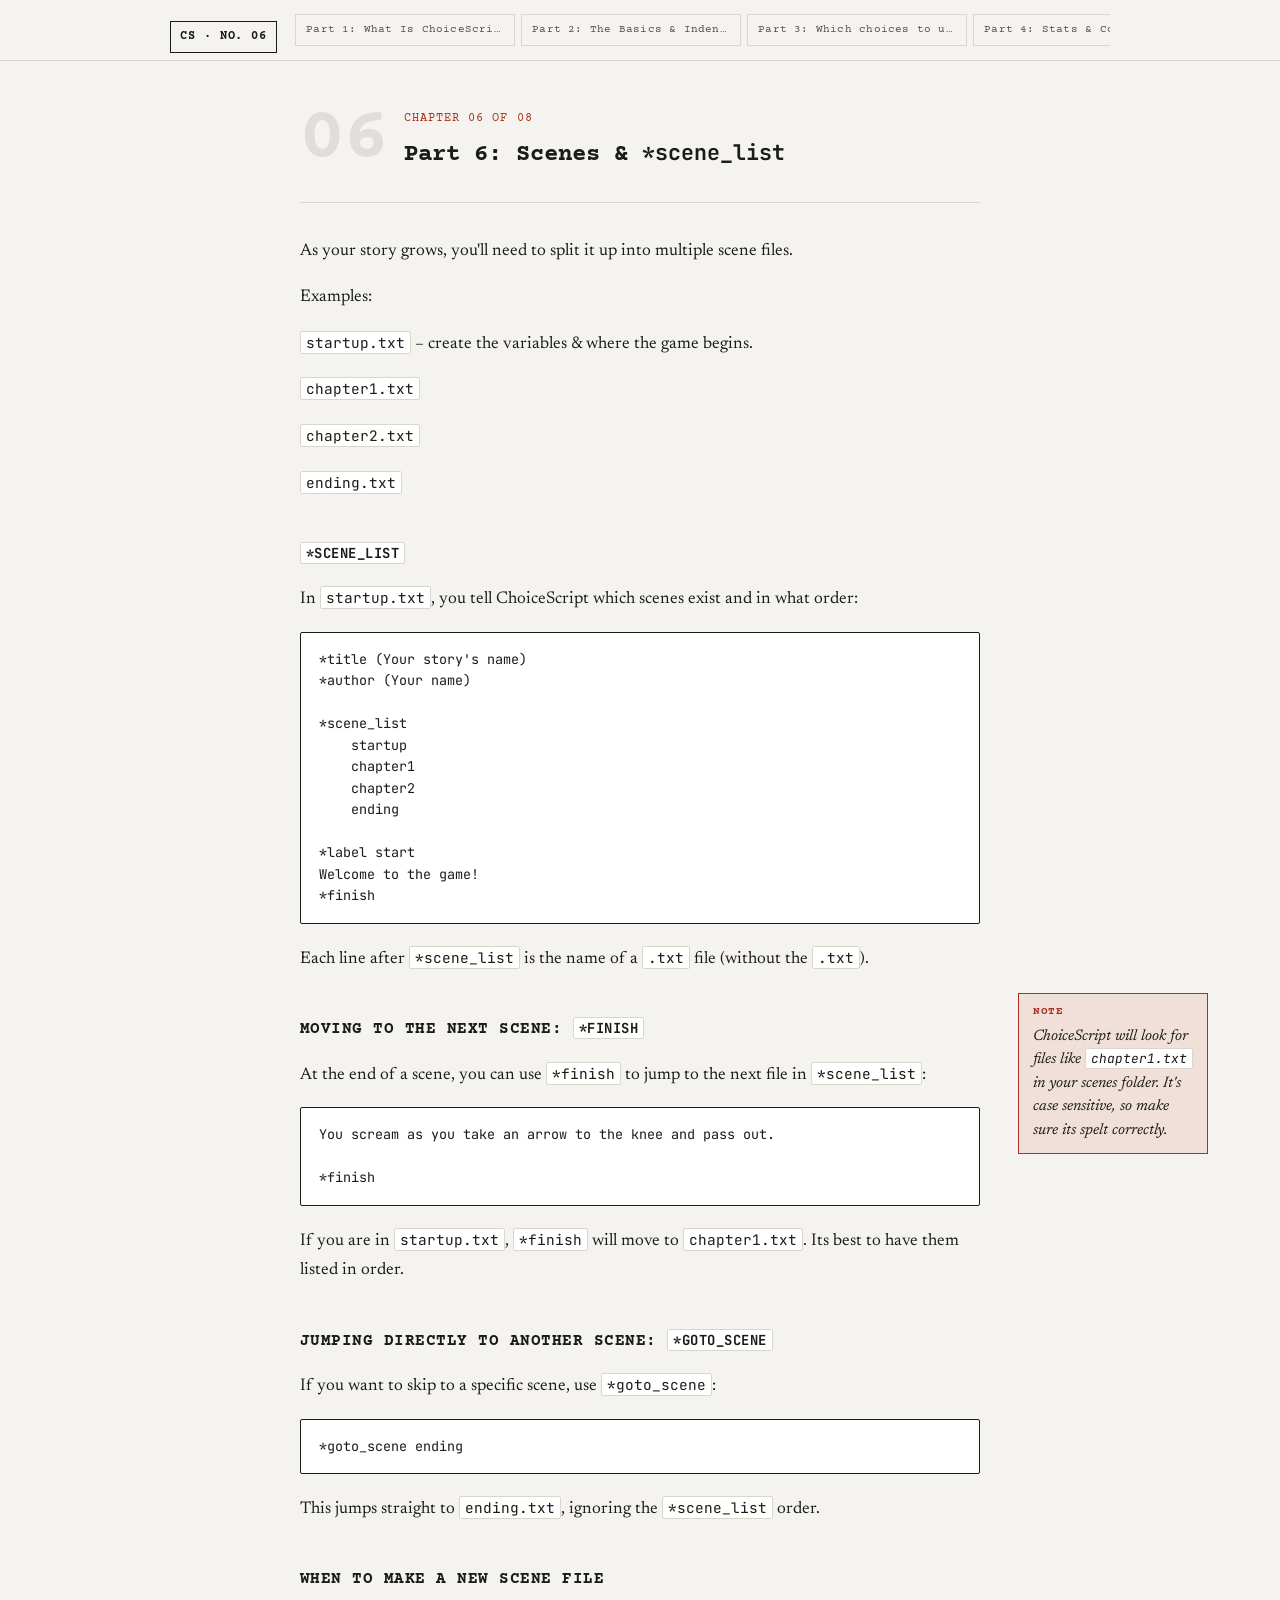
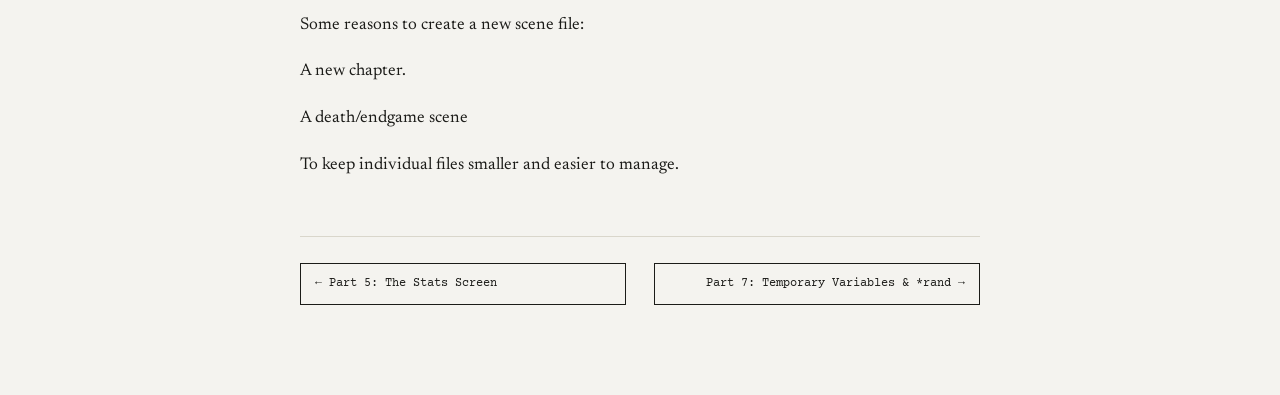
<file: app/src/main/assets/tutorial/part6.html>
<!DOCTYPE html>
<html>
<head>
<meta charset="utf-8">
<meta name="viewport" content="width=device-width, initial-scale=1, viewport-fit=cover">
<title>ChoiceScript Tutorial – Part 6 (Scenes & Scene List)</title>
<link rel="preconnect" href="https://fonts.googleapis.com">
<link rel="preconnect" href="https://fonts.gstatic.com" crossorigin>
<link href="https://fonts.googleapis.com/css2?family=Courier+Prime:wght@400;700&family=Newsreader:ital,wght@0,400;0,600;1,500&family=JetBrains+Mono:wght@400;500&display=swap" rel="stylesheet">
<style>
:root {
  --paper: #F4F3EF;
  --paper-inset: #FFFFFF;
  --ink: #1B1B18;
  --ink-soft: #55534B;
  --rule: #D9D6CB;
  --red: #A8341F;
  --red-soft: #F1E0DA;
  --radius: 2px;
}

* { box-sizing: border-box; }

body {
  margin: 0;
  padding: 0;
  background: var(--paper);
  color: var(--ink);
  font-family: 'Newsreader', Georgia, serif;
  font-size: 17px;
  line-height: 1.75;
}

a { color: var(--red); }
a:hover { text-decoration: none; }

.masthead {
  position: sticky;
  top: 0;
  z-index: 10;
  background: var(--paper);
  border-bottom: 1px solid var(--rule);
  padding: calc(14px + env(safe-area-inset-top)) 20px 0;
}
.masthead-row {
  display: flex;
  align-items: center;
  gap: 18px;
  max-width: 940px;
  margin: 0 auto;
}
.stamp {
  flex-shrink: 0;
  font-family: 'Courier Prime', monospace;
  font-weight: 700;
  font-size: 0.72rem;
  letter-spacing: 0.08em;
  text-transform: uppercase;
  border: 1px solid var(--ink);
  padding: 5px 9px;
  color: var(--ink);
}
.chapters {
  display: flex;
  gap: 6px;
  overflow-x: auto;
  scroll-snap-type: x proximity;
  padding-bottom: 14px;
  flex: 1;
  scrollbar-width: thin;
}
.chapters a {
  flex: 0 0 auto;
  scroll-snap-align: start;
  font-family: 'Courier Prime', monospace;
  font-size: 0.66rem;
  letter-spacing: 0.02em;
  padding: 6px 10px;
  border: 1px solid var(--rule);
  color: var(--ink-soft);
  white-space: nowrap;
  text-decoration: none;
  max-width: 220px;
  overflow: hidden;
  text-overflow: ellipsis;
}
.chapters a:hover { border-color: var(--ink); color: var(--ink); }
.chapters a.active {
  border-color: var(--red);
  color: var(--red);
  background: var(--red-soft);
}

.page-inner {
  max-width: 940px;
  margin: 0 auto;
  padding: 0 calc(20px + env(safe-area-inset-right)) 0 calc(20px + env(safe-area-inset-left));
}
.prose-wrap {
  max-width: 680px;
  padding: 48px 0 90px;
}

.title-block {
  display: flex;
  align-items: flex-end;
  gap: 16px;
  margin-bottom: 10px;
}
.ghost-num {
  font-family: 'Courier Prime', monospace;
  font-weight: 700;
  font-size: 4.6rem;
  line-height: 0.8;
  color: var(--ink);
  opacity: 0.09;
  flex-shrink: 0;
}
.kicker {
  font-family: 'Courier Prime', monospace;
  font-size: 0.72rem;
  text-transform: uppercase;
  letter-spacing: 0.09em;
  color: var(--red);
  margin: 0 0 8px;
}
h1 {
  font-family: 'Courier Prime', monospace;
  font-weight: 700;
  font-size: 1.5rem;
  line-height: 1.3;
  margin: 0;
}
h1 code { font-size: 0.9em; background: none; border: none; padding: 0; }
hr.rule {
  border: none;
  border-top: 1px solid var(--rule);
  margin: 32px 0 34px;
}

h2 {
  font-family: 'Courier Prime', monospace;
  font-weight: 700;
  font-size: 1.02rem;
  text-transform: uppercase;
  letter-spacing: 0.03em;
  margin: 2.6rem 0 1rem;
}

h3 {
  font-family: 'Newsreader', serif;
  font-weight: 600;
  font-style: italic;
  font-size: 1.15rem;
  margin: 1.6rem 0 0.6rem;
}

p { margin: 0 0 1.05rem; }

.prose > p:first-of-type::first-letter {
  font-family: 'Courier Prime', monospace;
  font-weight: 700;
  font-size: 2.9rem;
  float: left;
  line-height: 0.8;
  margin: 6px 6px 0 0;
  color: var(--red);
}

ul { margin: 0 0 1.1rem; padding-left: 1.25rem; }
li { margin-bottom: 0.4rem; }

code {
  font-family: 'JetBrains Mono', monospace;
  font-size: 0.85em;
  background: var(--paper-inset);
  border: 1px solid var(--rule);
  padding: 1px 5px;
  color: var(--ink);
  border-radius: var(--radius);
}

pre {
  background: var(--paper-inset);
  border: 1px solid var(--ink);
  border-radius: var(--radius);
  padding: 16px 18px;
  overflow-x: auto;
  margin: 0 0 1.3rem;
  font-family: 'JetBrains Mono', monospace;
  font-size: 0.84rem;
  line-height: 1.6;
  color: var(--ink);
  white-space: pre-wrap;
}
pre code { background: none; border: none; padding: 0; }

.label {
  display: block;
  font-family: 'Newsreader', serif;
  font-style: italic;
  color: var(--ink-soft);
  margin: 0 0 0.6rem;
}

aside.margin-note {
  font-family: 'Newsreader', serif;
  font-style: italic;
  font-size: 0.95rem;
  line-height: 1.55;
  color: var(--ink);
  border-left: 3px solid var(--red);
  background: var(--red-soft);
  padding: 10px 14px;
  margin: 0 0 1.3rem;
}
aside.margin-note .note-label {
  display: block;
  font-family: 'Courier Prime', monospace;
  font-style: normal;
  text-transform: uppercase;
  letter-spacing: 0.07em;
  font-size: 0.66rem;
  color: var(--red);
  font-weight: 700;
  margin-bottom: 4px;
}

.turn-page {
  display: flex;
  justify-content: space-between;
  gap: 14px;
  margin-top: 3.5rem;
  padding-top: 1.6rem;
  border-top: 1px solid var(--rule);
}
.turn-page a {
  font-family: 'Courier Prime', monospace;
  font-size: 0.72rem;
  text-decoration: none;
  border: 1px solid var(--ink);
  padding: 10px 14px;
  color: var(--ink);
  flex: 1;
  max-width: 48%;
}
.turn-page a:hover { border-color: var(--red); color: var(--red); }
.turn-page a.next { text-align: right; margin-left: auto; }
.turn-page .placeholder { visibility: hidden; flex: 1; max-width: 48%; }

@media (min-width: 1100px) {
  .page-inner { display: flex; justify-content: center; }
  .prose-wrap { position: relative; }
  aside.margin-note {
    float: right;
    clear: right;
    width: 190px;
    margin: 2px -228px 1rem 0;
    border-left: none;
    border: 1px solid var(--red);
  }
}

@media (max-width: 560px) {
  .ghost-num { font-size: 3.2rem; }
  h1 { font-size: 1.2rem; }
  .stamp { display: none; }
}
</style>
</head>
<body class="">

<header class="masthead">
  <div class="masthead-row">
    <span class="stamp">CS &middot; No. 06</span>
    <nav class="chapters">
<a href="index.html">Part 1: What Is ChoiceScript?</a>
<a href="part2.html">Part 2: The Basics & Indentation</a>
<a href="part3.html">Part 3: Which choices to use and when</a>
<a href="part4.html">Part 4: Stats & Conditions</a>
<a href="part5.html">Part 5: The Stats Screen</a>
<a href="part6.html" class="active">Part 6: Scenes & *scene_list</a>
<a href="part7.html">Part 7: Temporary Variables & *rand</a>
<a href="part8.html">Part 8: Common Errors & Debugging</a>
    </nav>
  </div>
</header>

<div class="page-inner">
  <div class="prose-wrap">
    <div class="title-block">
      <span class="ghost-num">06</span>
      <div>
        <p class="kicker">Chapter 06 of 08</p>
        <h1>Part 6: Scenes &amp; <code>*scene_list</code></h1>
      </div>
    </div>
    <hr class="rule">
    <div class="prose">
<main class="content">

<p>As your story grows, you'll need to split it up into multiple scene files.</p>
<p>Examples:</p>
<p><code>startup.txt</code> – create the variables &amp; where the game begins.</p>
<p><code>chapter1.txt</code></p>
<p><code>chapter2.txt</code></p>
<p><code>ending.txt</code></p>
<h2><code>*scene_list</code></h2>
<p>In <code>startup.txt</code>, you tell ChoiceScript which scenes exist and in what order:</p>
<pre>
*title (Your story's name)
*author (Your name)

*scene_list
    startup
    chapter1
    chapter2
    ending

*label start
Welcome to the game!
*finish
</pre>
<p>Each line after <code>*scene_list</code> is the name of a <code>.txt</code> file (without the <code>.txt</code>).</p>
<aside class="margin-note"><span class="note-label">Note</span>ChoiceScript will look for files like <code>chapter1.txt</code> in your scenes folder. It's case sensitive, so make sure its spelt correctly.</aside>
<h2>Moving to the next scene: <code>*finish</code></h2>
<p>At the end of a scene, you can use <code>*finish</code> to jump to the next file in <code>*scene_list</code>:</p>
<pre>
You scream as you take an arrow to the knee and pass out.

*finish
</pre>
<p>If you are in <code>startup.txt</code>, <code>*finish</code> will move to <code>chapter1.txt</code>. Its best to have them listed in order.</p>
<h2>Jumping directly to another scene: <code>*goto_scene</code></h2>
<p>If you want to skip to a specific scene, use <code>*goto_scene</code>:</p>
<pre>
*goto_scene ending
</pre>
<p>This jumps straight to <code>ending.txt</code>, ignoring the <code>*scene_list</code> order.</p>
<h2>When to make a new scene file</h2>
<p>Some reasons to create a new scene file:</p>
<p>A new chapter.</p>
<p>A death/endgame scene</p>
<p>To keep individual files smaller and easier to manage.</p>
</main>
    </div>
    <nav class="turn-page"><a class="prev" href="part5.html">&larr; Part 5: The Stats Screen</a><a class="next" href="part7.html">Part 7: Temporary Variables & *rand &rarr;</a></nav>
  </div>
</div>

</body>
</html>
</file>
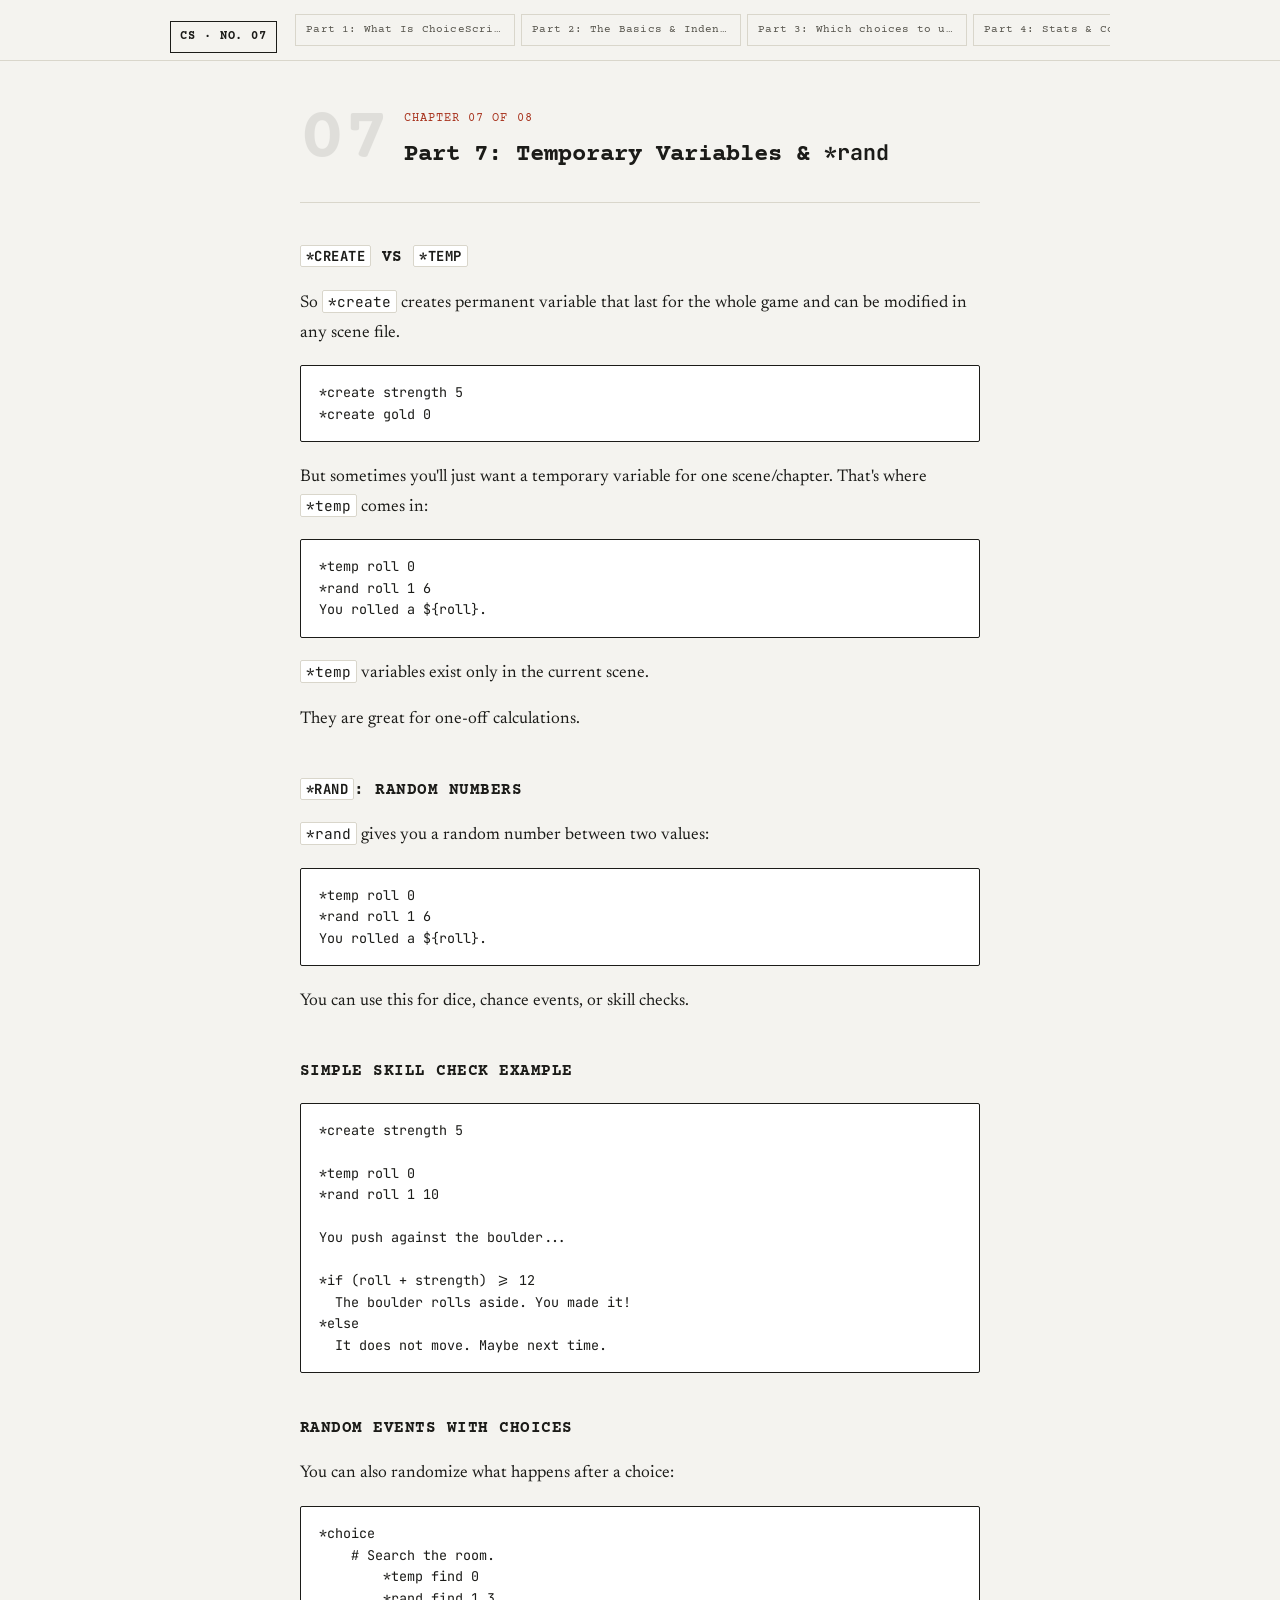
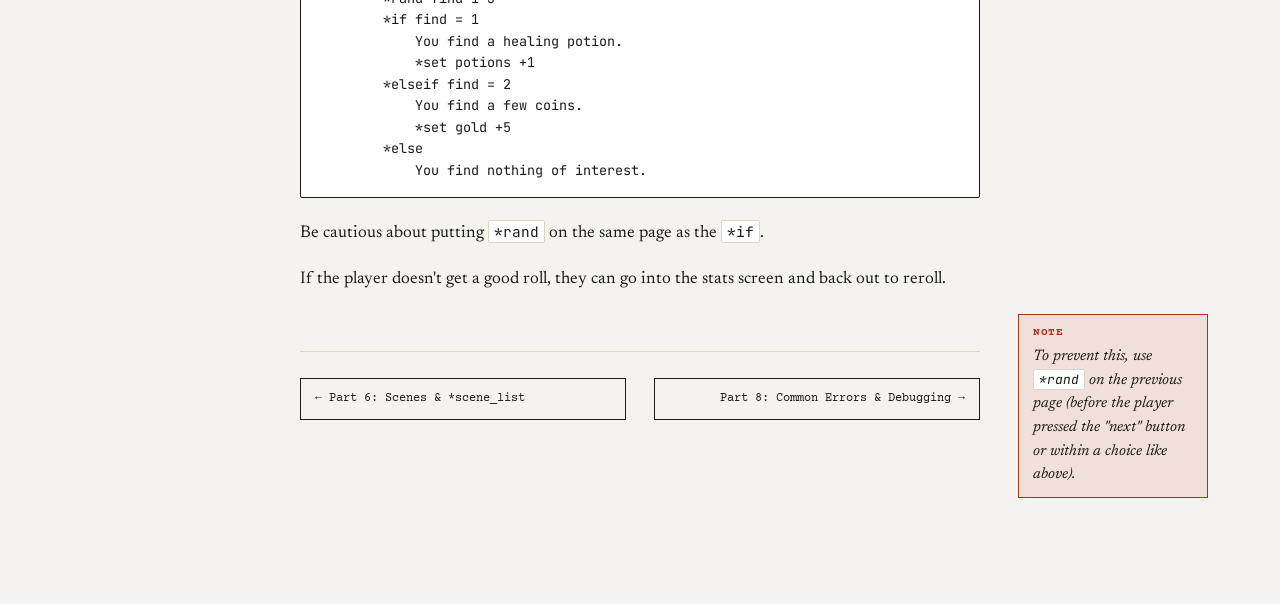
<file: app/src/main/assets/tutorial/part7.html>
<!DOCTYPE html>
<html>
<head>
<meta charset="utf-8">
<meta name="viewport" content="width=device-width, initial-scale=1, viewport-fit=cover">
<title>ChoiceScript Tutorial – Part 7 (Temp Variables & Random)</title>
<link rel="preconnect" href="https://fonts.googleapis.com">
<link rel="preconnect" href="https://fonts.gstatic.com" crossorigin>
<link href="https://fonts.googleapis.com/css2?family=Courier+Prime:wght@400;700&family=Newsreader:ital,wght@0,400;0,600;1,500&family=JetBrains+Mono:wght@400;500&display=swap" rel="stylesheet">
<style>
:root {
  --paper: #F4F3EF;
  --paper-inset: #FFFFFF;
  --ink: #1B1B18;
  --ink-soft: #55534B;
  --rule: #D9D6CB;
  --red: #A8341F;
  --red-soft: #F1E0DA;
  --radius: 2px;
}

* { box-sizing: border-box; }

body {
  margin: 0;
  padding: 0;
  background: var(--paper);
  color: var(--ink);
  font-family: 'Newsreader', Georgia, serif;
  font-size: 17px;
  line-height: 1.75;
}

a { color: var(--red); }
a:hover { text-decoration: none; }

.masthead {
  position: sticky;
  top: 0;
  z-index: 10;
  background: var(--paper);
  border-bottom: 1px solid var(--rule);
  padding: calc(14px + env(safe-area-inset-top)) 20px 0;
}
.masthead-row {
  display: flex;
  align-items: center;
  gap: 18px;
  max-width: 940px;
  margin: 0 auto;
}
.stamp {
  flex-shrink: 0;
  font-family: 'Courier Prime', monospace;
  font-weight: 700;
  font-size: 0.72rem;
  letter-spacing: 0.08em;
  text-transform: uppercase;
  border: 1px solid var(--ink);
  padding: 5px 9px;
  color: var(--ink);
}
.chapters {
  display: flex;
  gap: 6px;
  overflow-x: auto;
  scroll-snap-type: x proximity;
  padding-bottom: 14px;
  flex: 1;
  scrollbar-width: thin;
}
.chapters a {
  flex: 0 0 auto;
  scroll-snap-align: start;
  font-family: 'Courier Prime', monospace;
  font-size: 0.66rem;
  letter-spacing: 0.02em;
  padding: 6px 10px;
  border: 1px solid var(--rule);
  color: var(--ink-soft);
  white-space: nowrap;
  text-decoration: none;
  max-width: 220px;
  overflow: hidden;
  text-overflow: ellipsis;
}
.chapters a:hover { border-color: var(--ink); color: var(--ink); }
.chapters a.active {
  border-color: var(--red);
  color: var(--red);
  background: var(--red-soft);
}

.page-inner {
  max-width: 940px;
  margin: 0 auto;
  padding: 0 calc(20px + env(safe-area-inset-right)) 0 calc(20px + env(safe-area-inset-left));
}
.prose-wrap {
  max-width: 680px;
  padding: 48px 0 90px;
}

.title-block {
  display: flex;
  align-items: flex-end;
  gap: 16px;
  margin-bottom: 10px;
}
.ghost-num {
  font-family: 'Courier Prime', monospace;
  font-weight: 700;
  font-size: 4.6rem;
  line-height: 0.8;
  color: var(--ink);
  opacity: 0.09;
  flex-shrink: 0;
}
.kicker {
  font-family: 'Courier Prime', monospace;
  font-size: 0.72rem;
  text-transform: uppercase;
  letter-spacing: 0.09em;
  color: var(--red);
  margin: 0 0 8px;
}
h1 {
  font-family: 'Courier Prime', monospace;
  font-weight: 700;
  font-size: 1.5rem;
  line-height: 1.3;
  margin: 0;
}
h1 code { font-size: 0.9em; background: none; border: none; padding: 0; }
hr.rule {
  border: none;
  border-top: 1px solid var(--rule);
  margin: 32px 0 34px;
}

h2 {
  font-family: 'Courier Prime', monospace;
  font-weight: 700;
  font-size: 1.02rem;
  text-transform: uppercase;
  letter-spacing: 0.03em;
  margin: 2.6rem 0 1rem;
}

h3 {
  font-family: 'Newsreader', serif;
  font-weight: 600;
  font-style: italic;
  font-size: 1.15rem;
  margin: 1.6rem 0 0.6rem;
}

p { margin: 0 0 1.05rem; }

.prose > p:first-of-type::first-letter {
  font-family: 'Courier Prime', monospace;
  font-weight: 700;
  font-size: 2.9rem;
  float: left;
  line-height: 0.8;
  margin: 6px 6px 0 0;
  color: var(--red);
}

ul { margin: 0 0 1.1rem; padding-left: 1.25rem; }
li { margin-bottom: 0.4rem; }

code {
  font-family: 'JetBrains Mono', monospace;
  font-size: 0.85em;
  background: var(--paper-inset);
  border: 1px solid var(--rule);
  padding: 1px 5px;
  color: var(--ink);
  border-radius: var(--radius);
}

pre {
  background: var(--paper-inset);
  border: 1px solid var(--ink);
  border-radius: var(--radius);
  padding: 16px 18px;
  overflow-x: auto;
  margin: 0 0 1.3rem;
  font-family: 'JetBrains Mono', monospace;
  font-size: 0.84rem;
  line-height: 1.6;
  color: var(--ink);
  white-space: pre-wrap;
}
pre code { background: none; border: none; padding: 0; }

.label {
  display: block;
  font-family: 'Newsreader', serif;
  font-style: italic;
  color: var(--ink-soft);
  margin: 0 0 0.6rem;
}

aside.margin-note {
  font-family: 'Newsreader', serif;
  font-style: italic;
  font-size: 0.95rem;
  line-height: 1.55;
  color: var(--ink);
  border-left: 3px solid var(--red);
  background: var(--red-soft);
  padding: 10px 14px;
  margin: 0 0 1.3rem;
}
aside.margin-note .note-label {
  display: block;
  font-family: 'Courier Prime', monospace;
  font-style: normal;
  text-transform: uppercase;
  letter-spacing: 0.07em;
  font-size: 0.66rem;
  color: var(--red);
  font-weight: 700;
  margin-bottom: 4px;
}

.turn-page {
  display: flex;
  justify-content: space-between;
  gap: 14px;
  margin-top: 3.5rem;
  padding-top: 1.6rem;
  border-top: 1px solid var(--rule);
}
.turn-page a {
  font-family: 'Courier Prime', monospace;
  font-size: 0.72rem;
  text-decoration: none;
  border: 1px solid var(--ink);
  padding: 10px 14px;
  color: var(--ink);
  flex: 1;
  max-width: 48%;
}
.turn-page a:hover { border-color: var(--red); color: var(--red); }
.turn-page a.next { text-align: right; margin-left: auto; }
.turn-page .placeholder { visibility: hidden; flex: 1; max-width: 48%; }

@media (min-width: 1100px) {
  .page-inner { display: flex; justify-content: center; }
  .prose-wrap { position: relative; }
  aside.margin-note {
    float: right;
    clear: right;
    width: 190px;
    margin: 2px -228px 1rem 0;
    border-left: none;
    border: 1px solid var(--red);
  }
}

@media (max-width: 560px) {
  .ghost-num { font-size: 3.2rem; }
  h1 { font-size: 1.2rem; }
  .stamp { display: none; }
}
</style>
</head>
<body class="">

<header class="masthead">
  <div class="masthead-row">
    <span class="stamp">CS &middot; No. 07</span>
    <nav class="chapters">
<a href="index.html">Part 1: What Is ChoiceScript?</a>
<a href="part2.html">Part 2: The Basics & Indentation</a>
<a href="part3.html">Part 3: Which choices to use and when</a>
<a href="part4.html">Part 4: Stats & Conditions</a>
<a href="part5.html">Part 5: The Stats Screen</a>
<a href="part6.html">Part 6: Scenes & *scene_list</a>
<a href="part7.html" class="active">Part 7: Temporary Variables & *rand</a>
<a href="part8.html">Part 8: Common Errors & Debugging</a>
    </nav>
  </div>
</header>

<div class="page-inner">
  <div class="prose-wrap">
    <div class="title-block">
      <span class="ghost-num">07</span>
      <div>
        <p class="kicker">Chapter 07 of 08</p>
        <h1>Part 7: Temporary Variables &amp; <code>*rand</code></h1>
      </div>
    </div>
    <hr class="rule">
    <div class="prose">
<main class="content">

<h2><code>*create</code> vs <code>*temp</code></h2>
<p>So <code>*create</code> creates permanent variable that last for the whole game and can be modified in any scene file.</p>
<pre>
*create strength 5
*create gold 0
</pre>
<p>But sometimes you'll just want a temporary variable for one scene/chapter. That's where <code>*temp</code> comes in:</p>
<pre>
*temp roll 0
*rand roll 1 6
You rolled a ${roll}.
</pre>
<p><code>*temp</code> variables exist only in the current scene.</p>
<p>They are great for one-off calculations.</p>
<h2><code>*rand</code>: random numbers</h2>
<p><code>*rand</code> gives you a random number between two values:</p>
<pre>
*temp roll 0
*rand roll 1 6
You rolled a ${roll}.
</pre>
<p>You can use this for dice, chance events, or skill checks.</p>
<h2>Simple skill check example</h2>
<pre>
*create strength 5

*temp roll 0
*rand roll 1 10

You push against the boulder...

*if (roll + strength) &gt;= 12
  The boulder rolls aside. You made it!
*else
  It does not move. Maybe next time.
</pre>
<h2>Random events with choices</h2>
<p>You can also randomize what happens after a choice:</p>
<pre>
*choice
    # Search the room.
        *temp find 0
        *rand find 1 3
        *if find = 1
            You find a healing potion.
            *set potions +1
        *elseif find = 2
            You find a few coins.
            *set gold +5
        *else
            You find nothing of interest.
</pre>
<p>Be cautious about putting <code>*rand</code> on the same page as the <code>*if</code>.</p>
<p>If the player doesn't get a good roll, they can go into the stats screen and back out to reroll.</p>
<aside class="margin-note"><span class="note-label">Note</span>To prevent this, use <code>*rand</code> on the previous page (before the player pressed the "next" button or within a choice like above).</aside>
</main>
    </div>
    <nav class="turn-page"><a class="prev" href="part6.html">&larr; Part 6: Scenes & *scene_list</a><a class="next" href="part8.html">Part 8: Common Errors & Debugging &rarr;</a></nav>
  </div>
</div>

</body>
</html>
</file>
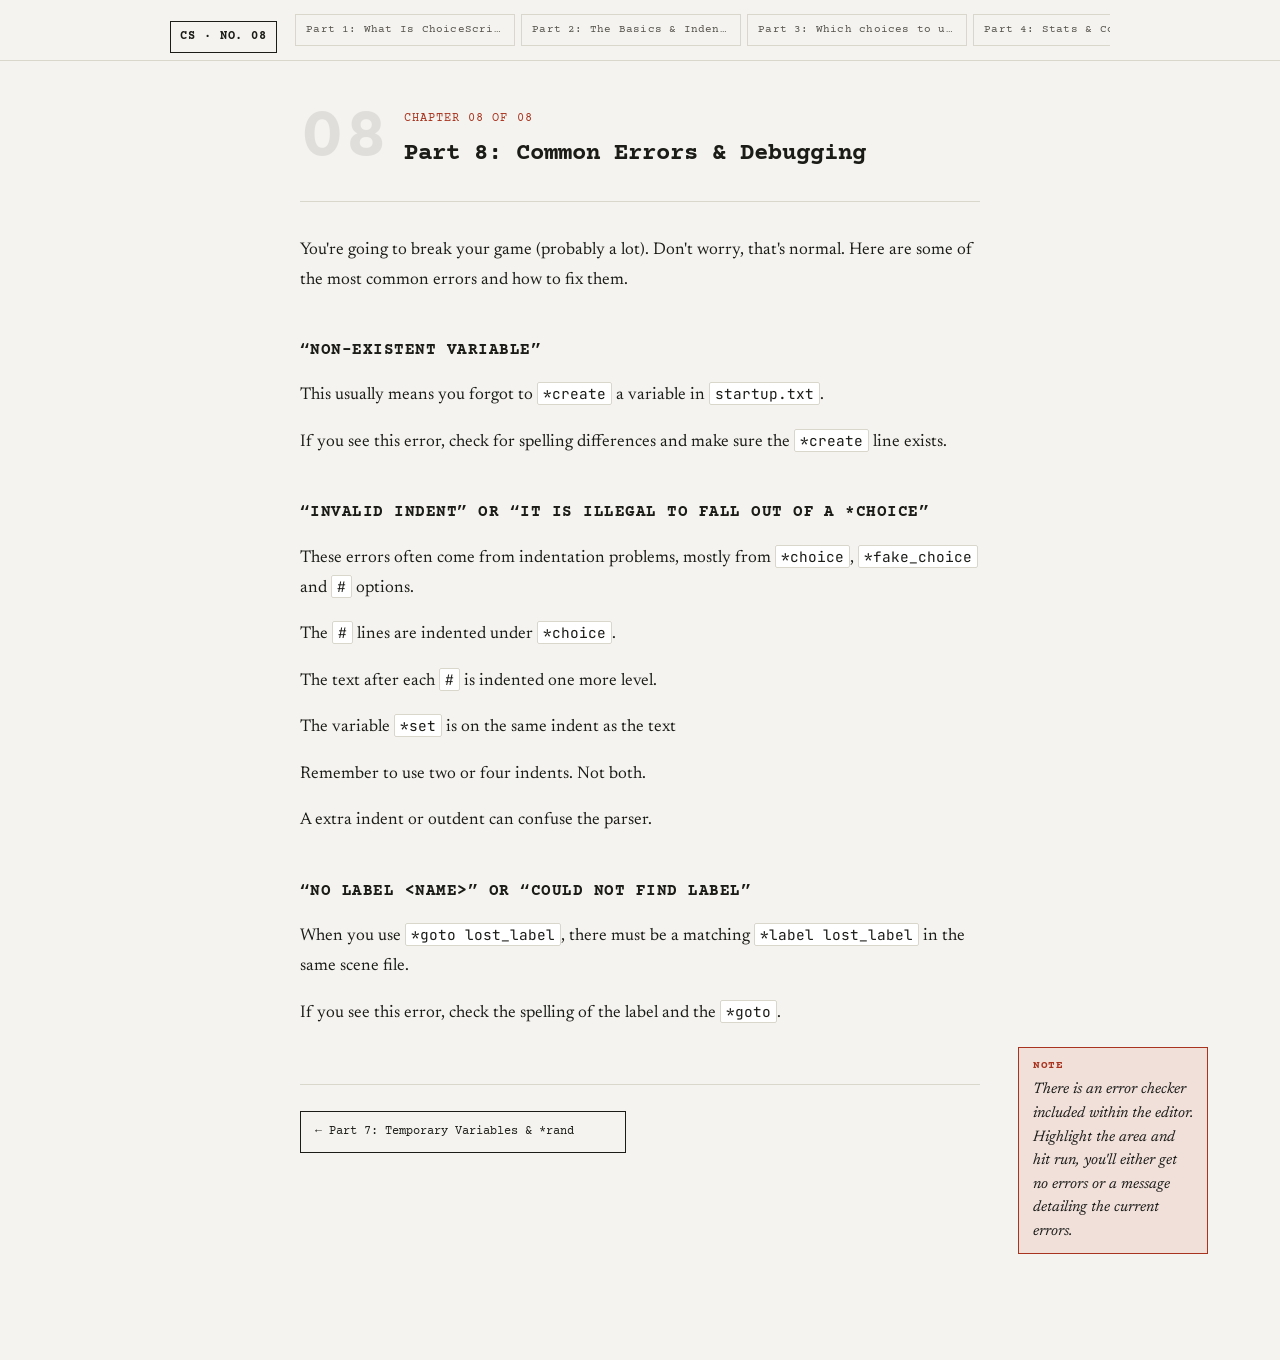
<file: app/src/main/assets/tutorial/part8.html>
<!DOCTYPE html>
<html>
<head>
<meta charset="utf-8">
<meta name="viewport" content="width=device-width, initial-scale=1, viewport-fit=cover">
<title>ChoiceScript Tutorial – Part 8 (Common Errors & Debugging)</title>
<link rel="preconnect" href="https://fonts.googleapis.com">
<link rel="preconnect" href="https://fonts.gstatic.com" crossorigin>
<link href="https://fonts.googleapis.com/css2?family=Courier+Prime:wght@400;700&family=Newsreader:ital,wght@0,400;0,600;1,500&family=JetBrains+Mono:wght@400;500&display=swap" rel="stylesheet">
<style>
:root {
  --paper: #F4F3EF;
  --paper-inset: #FFFFFF;
  --ink: #1B1B18;
  --ink-soft: #55534B;
  --rule: #D9D6CB;
  --red: #A8341F;
  --red-soft: #F1E0DA;
  --radius: 2px;
}

* { box-sizing: border-box; }

body {
  margin: 0;
  padding: 0;
  background: var(--paper);
  color: var(--ink);
  font-family: 'Newsreader', Georgia, serif;
  font-size: 17px;
  line-height: 1.75;
}

a { color: var(--red); }
a:hover { text-decoration: none; }

.masthead {
  position: sticky;
  top: 0;
  z-index: 10;
  background: var(--paper);
  border-bottom: 1px solid var(--rule);
  padding: calc(14px + env(safe-area-inset-top)) 20px 0;
}
.masthead-row {
  display: flex;
  align-items: center;
  gap: 18px;
  max-width: 940px;
  margin: 0 auto;
}
.stamp {
  flex-shrink: 0;
  font-family: 'Courier Prime', monospace;
  font-weight: 700;
  font-size: 0.72rem;
  letter-spacing: 0.08em;
  text-transform: uppercase;
  border: 1px solid var(--ink);
  padding: 5px 9px;
  color: var(--ink);
}
.chapters {
  display: flex;
  gap: 6px;
  overflow-x: auto;
  scroll-snap-type: x proximity;
  padding-bottom: 14px;
  flex: 1;
  scrollbar-width: thin;
}
.chapters a {
  flex: 0 0 auto;
  scroll-snap-align: start;
  font-family: 'Courier Prime', monospace;
  font-size: 0.66rem;
  letter-spacing: 0.02em;
  padding: 6px 10px;
  border: 1px solid var(--rule);
  color: var(--ink-soft);
  white-space: nowrap;
  text-decoration: none;
  max-width: 220px;
  overflow: hidden;
  text-overflow: ellipsis;
}
.chapters a:hover { border-color: var(--ink); color: var(--ink); }
.chapters a.active {
  border-color: var(--red);
  color: var(--red);
  background: var(--red-soft);
}

.page-inner {
  max-width: 940px;
  margin: 0 auto;
  padding: 0 calc(20px + env(safe-area-inset-right)) 0 calc(20px + env(safe-area-inset-left));
}
.prose-wrap {
  max-width: 680px;
  padding: 48px 0 90px;
}

.title-block {
  display: flex;
  align-items: flex-end;
  gap: 16px;
  margin-bottom: 10px;
}
.ghost-num {
  font-family: 'Courier Prime', monospace;
  font-weight: 700;
  font-size: 4.6rem;
  line-height: 0.8;
  color: var(--ink);
  opacity: 0.09;
  flex-shrink: 0;
}
.kicker {
  font-family: 'Courier Prime', monospace;
  font-size: 0.72rem;
  text-transform: uppercase;
  letter-spacing: 0.09em;
  color: var(--red);
  margin: 0 0 8px;
}
h1 {
  font-family: 'Courier Prime', monospace;
  font-weight: 700;
  font-size: 1.5rem;
  line-height: 1.3;
  margin: 0;
}
h1 code { font-size: 0.9em; background: none; border: none; padding: 0; }
hr.rule {
  border: none;
  border-top: 1px solid var(--rule);
  margin: 32px 0 34px;
}

h2 {
  font-family: 'Courier Prime', monospace;
  font-weight: 700;
  font-size: 1.02rem;
  text-transform: uppercase;
  letter-spacing: 0.03em;
  margin: 2.6rem 0 1rem;
}

h3 {
  font-family: 'Newsreader', serif;
  font-weight: 600;
  font-style: italic;
  font-size: 1.15rem;
  margin: 1.6rem 0 0.6rem;
}

p { margin: 0 0 1.05rem; }

.prose > p:first-of-type::first-letter {
  font-family: 'Courier Prime', monospace;
  font-weight: 700;
  font-size: 2.9rem;
  float: left;
  line-height: 0.8;
  margin: 6px 6px 0 0;
  color: var(--red);
}

ul { margin: 0 0 1.1rem; padding-left: 1.25rem; }
li { margin-bottom: 0.4rem; }

code {
  font-family: 'JetBrains Mono', monospace;
  font-size: 0.85em;
  background: var(--paper-inset);
  border: 1px solid var(--rule);
  padding: 1px 5px;
  color: var(--ink);
  border-radius: var(--radius);
}

pre {
  background: var(--paper-inset);
  border: 1px solid var(--ink);
  border-radius: var(--radius);
  padding: 16px 18px;
  overflow-x: auto;
  margin: 0 0 1.3rem;
  font-family: 'JetBrains Mono', monospace;
  font-size: 0.84rem;
  line-height: 1.6;
  color: var(--ink);
  white-space: pre-wrap;
}
pre code { background: none; border: none; padding: 0; }

.label {
  display: block;
  font-family: 'Newsreader', serif;
  font-style: italic;
  color: var(--ink-soft);
  margin: 0 0 0.6rem;
}

aside.margin-note {
  font-family: 'Newsreader', serif;
  font-style: italic;
  font-size: 0.95rem;
  line-height: 1.55;
  color: var(--ink);
  border-left: 3px solid var(--red);
  background: var(--red-soft);
  padding: 10px 14px;
  margin: 0 0 1.3rem;
}
aside.margin-note .note-label {
  display: block;
  font-family: 'Courier Prime', monospace;
  font-style: normal;
  text-transform: uppercase;
  letter-spacing: 0.07em;
  font-size: 0.66rem;
  color: var(--red);
  font-weight: 700;
  margin-bottom: 4px;
}

.turn-page {
  display: flex;
  justify-content: space-between;
  gap: 14px;
  margin-top: 3.5rem;
  padding-top: 1.6rem;
  border-top: 1px solid var(--rule);
}
.turn-page a {
  font-family: 'Courier Prime', monospace;
  font-size: 0.72rem;
  text-decoration: none;
  border: 1px solid var(--ink);
  padding: 10px 14px;
  color: var(--ink);
  flex: 1;
  max-width: 48%;
}
.turn-page a:hover { border-color: var(--red); color: var(--red); }
.turn-page a.next { text-align: right; margin-left: auto; }
.turn-page .placeholder { visibility: hidden; flex: 1; max-width: 48%; }

@media (min-width: 1100px) {
  .page-inner { display: flex; justify-content: center; }
  .prose-wrap { position: relative; }
  aside.margin-note {
    float: right;
    clear: right;
    width: 190px;
    margin: 2px -228px 1rem 0;
    border-left: none;
    border: 1px solid var(--red);
  }
}

@media (max-width: 560px) {
  .ghost-num { font-size: 3.2rem; }
  h1 { font-size: 1.2rem; }
  .stamp { display: none; }
}
</style>
</head>
<body class="page-errors">

<header class="masthead">
  <div class="masthead-row">
    <span class="stamp">CS &middot; No. 08</span>
    <nav class="chapters">
<a href="index.html">Part 1: What Is ChoiceScript?</a>
<a href="part2.html">Part 2: The Basics & Indentation</a>
<a href="part3.html">Part 3: Which choices to use and when</a>
<a href="part4.html">Part 4: Stats & Conditions</a>
<a href="part5.html">Part 5: The Stats Screen</a>
<a href="part6.html">Part 6: Scenes & *scene_list</a>
<a href="part7.html">Part 7: Temporary Variables & *rand</a>
<a href="part8.html" class="active">Part 8: Common Errors & Debugging</a>
    </nav>
  </div>
</header>

<div class="page-inner">
  <div class="prose-wrap">
    <div class="title-block">
      <span class="ghost-num">08</span>
      <div>
        <p class="kicker">Chapter 08 of 08</p>
        <h1>Part 8: Common Errors &amp; Debugging</h1>
      </div>
    </div>
    <hr class="rule">
    <div class="prose">
<main class="content">

<p>You're going to break your game (probably a lot). Don't worry, that's normal. Here are some of the most common errors and how to fix them.</p>
<h2>“Non-existent variable”</h2>
<p>This usually means you forgot to <code>*create</code> a variable in <code>startup.txt</code>.</p>
<p>If you see this error, check for spelling differences and make sure the <code>*create</code> line exists.</p>
<h2>“Invalid indent” or “It is illegal to fall out of a *choice”</h2>
<p>These errors often come from indentation problems, mostly from <code>*choice</code>, <code>*fake_choice</code> and <code>#</code> options.</p>
<p>The <code>#</code> lines are indented under <code>*choice</code>.</p>
<p>The text after each <code>#</code> is indented one more level.</p>
<p>The variable <code>*set</code> is on the same indent as the text</p>
<p>Remember to use two or four indents. Not both.</p>
<p>A extra indent or outdent can confuse the parser.</p>
<h2>“No label &lt;name&gt;” or “Could not find label”</h2>
<p>When you use <code>*goto lost_label</code>, there must be a matching <code>*label lost_label</code> in the same scene file.</p>
<p>If you see this error, check the spelling of the label and the <code>*goto</code>.</p>
<aside class="margin-note"><span class="note-label">Note</span>There is an error checker included within the editor. Highlight the area and hit run, you'll either get no errors or a message detailing the current errors.</aside>
</main>
    </div>
    <nav class="turn-page"><a class="prev" href="part7.html">&larr; Part 7: Temporary Variables & *rand</a><span class="placeholder"></span></nav>
  </div>
</div>

</body>
</html>
</file>
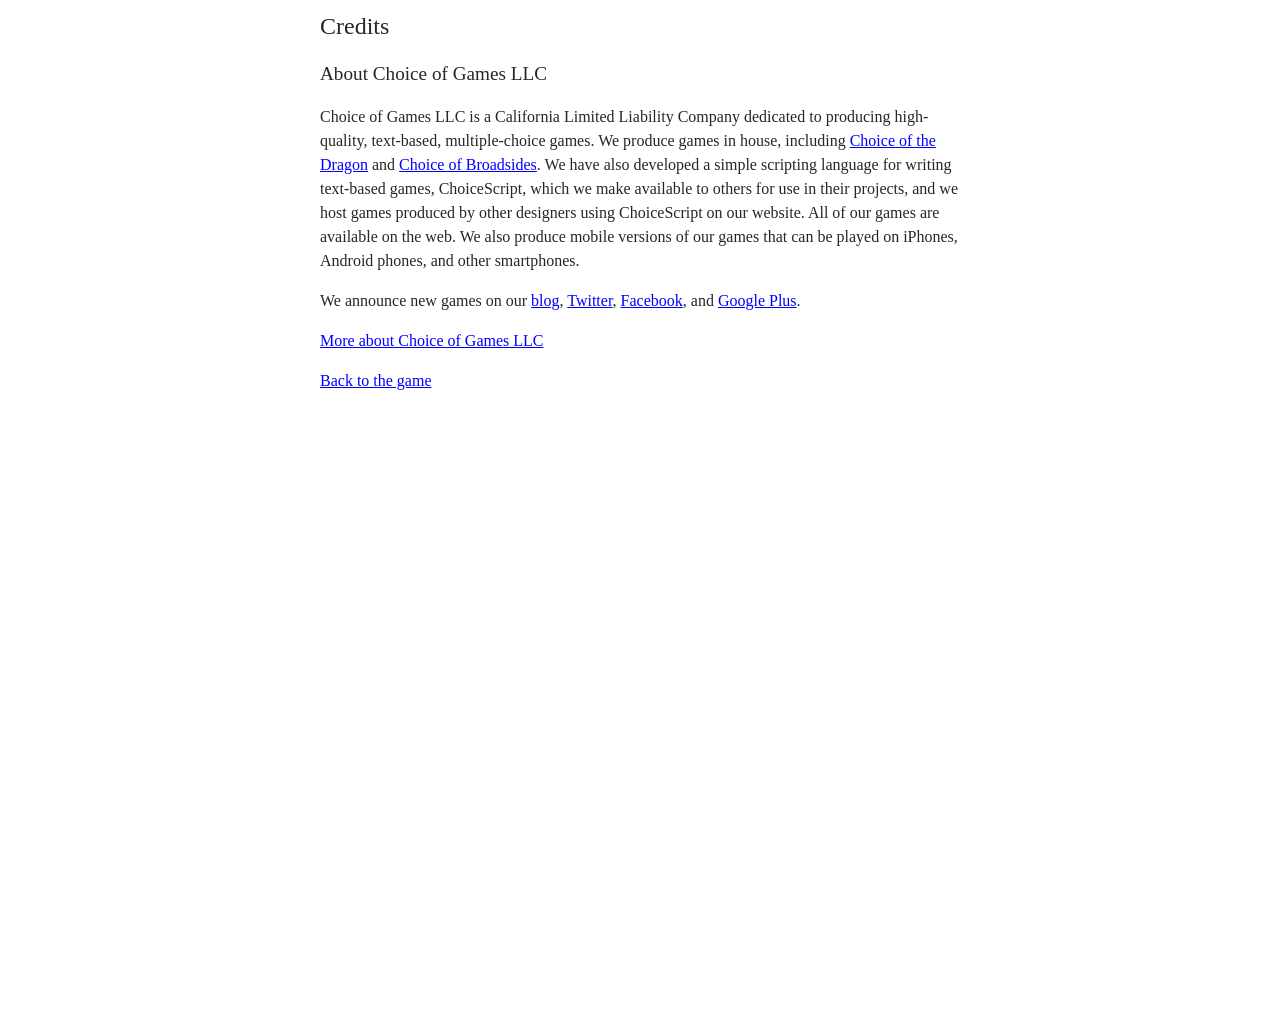
<file: app/src/main/assets/choicescript/web/mygame/credits.html>
<html><head><title>Credits<!-- | INSERTINSERTINSERT game name here --></title>
<meta charset="utf-8"> 
<link href="../style.css" rel="stylesheet" type="text/css">
<style>
body {
  background-color: white;
}
h2 {
  font-size: larger;
}
:target {
	display: none;
}
</style>
	<script>
		window.onload = function () {
			if (/embedded/.test(window.location.search)) {
				var h1 = document.getElementsByTagName("h1")[0];
				h1.parentNode.removeChild(h1);
				
				var back = document.getElementById("back");
				back.parentNode.removeChild(back);
			}
		}
	</script>
</head>
<body id="main">
<h1>Credits</h1>

<!--
<h2><a href="http://www.example.com/INSERTINSERTINSERT">INSERTINSERTINSERT</a></h2>

<ul><li>Writer: INSERTINSERTINSERT</li>
	<li>Beta Testers: INSERTINSERTINSERT</li>
	<li>Copy Editing: INSERTINSERTINSERT</li>
	<li>Art: INSERTINSERTINSERT</li>
	<li>ChoiceScript Language: Dan Fabulich</li>
</ul>

<p>"INSERTINSERTINSERT" is Copyright 2012 INSERTINSERTINSERT.  All rights reserved.</p>

<p><img src="http://example.com/image.png"></p>
-->

<h2>About Choice of Games LLC</h2>
<p>Choice of Games LLC is a California Limited Liability Company dedicated to producing high-quality, text-based, multiple-choice games. We produce games in house, including <a href="https://www.choiceofgames.com/dragon/">Choice of the Dragon</a> and <a href="https://www.choiceofgames.com/broadsides/">Choice of Broadsides</a>. We have also developed a simple scripting language for writing text-based games, ChoiceScript, which we make available to others for use in their projects, and we host games produced by other designers using ChoiceScript on our website. All of our games are available on the web. We also produce mobile versions of our games that can be played on iPhones, Android phones, and other smartphones.</p>

<p>We announce new games on our <a href="https://www.choiceofgames.com/blog/">blog</a>, <a href="https://twitter.com/choiceofgames">Twitter</a>, <a href="https://www.facebook.com/choiceofgames/">Facebook</a>, and <a href="https://plus.google.com/+ChoiceOfGames">Google Plus</a>.

<p><a href="https://www.choiceofgames.com/about-us/">More about Choice of Games LLC</a></p>



<p><a id="back" href="index.html">Back to the game</a>
</body>
</html>
</file>
<file: app/src/main/assets/choicescript/web/style.css>
html {
  font: -apple-system-body; /* we'll override the font, but keep the size from iOS dynamic text sizing */
}

body {
  position: relative;
  max-width: 80ch;
  min-height: 100vh; /* keep iOS address bar from popping in and out */
  font-size: 100%;  /* reset for CWS */
  font-family: Palatino,Cambria,Georgia,"Times New Roman",serif;
  background-color: #F7F4F1;
  color: rgba(0, 0, 0, 0.85);
  margin: 1ch auto;
  padding: 0 0 6rem 0; /* extra space at the bottom */
  -webkit-user-select: text; /* selectable text for Chrome app support */
  transition-property: background-color, color;
  transition-duration: 2s;
  -webkit-transition-property: background-color, color;
  -webkit-transition-duration: 2s;
}

a {
  /* colored underlined links for XULRunner support */
  color: blue;
  text-decoration: underline;
  cursor: pointer;
}

#main {
	line-height: 1.5;
}

.container {
  position: absolute; /* so containers can overlap */
  left: 0;
  right: 0;
  margin: 0 1ch;
  animation-duration: 0.5s;
  -webkit-animation-duration: 0.5s;
  transition-property: opacity;
  transition-duration: 0.5s;
  transition-timing-function: ease-in;
  -webkit-transition-property: opacity;
  -webkit-transition-duration: 0.5s;
  -webkit-transition-timing-function: ease-in;
}

@keyframes containerslidein {
  from {
    transform: translateX(100%);
  }

  to {
    transform: none;
  }
}

@-webkit-keyframes containerslidein {
  from {
    -webkit-transform: translateX(100%);
  }

  to {
    -webkit-transform: none;
  }
}

.tempfocus:focus {
  outline: none;
}

#loading {
  position: fixed;
  bottom: 0;
  right: 0;
}

.frozen {
  overflow-x: hidden;
  pointer-events: none;
}

#text img {
  max-width: 100%;
}

/*credits*/
#main.container img {
  max-width: 100%;
}

.statBar {
  background-color: #949291;
  height: 2rem;
  line-height: 2rem;
  margin: 0.5ch 0;
  width: 20rem;
  max-width: 100%;
  color: #f7f4f1;
  position: relative; /* to allow absolute positioned value */
  z-index: 0;
}
.opposed {
  background-color: #6D6DFC;
}

table {
  margin-bottom: 1.5em;
}

.statText {
  margin-left: 2ex;
  text-indent: -1ex;
}

.statBar > span, .statLine > span {
  position: relative;
  z-index: 1; /* visible over stat value */
  white-space: nowrap; /* remain on single line so we can resize font based on width */
}
.statValue {
  background-color: #ff5955;
  position: absolute;
  top: 0;
  left: 0;
  height: 100%;
  z-index: -1;
  /* width will be determined at runtime, 0-100% */
}

.choice {
  margin: 1rem 0;
}

.choice > div {
  position: relative; /* so the .shuttle can be positioned absolutely within it */
  min-height: 1.25cm;
  display: flex;
  flex-direction: column;
  justify-content: center;
  border-color:#a9acaf;
  border-style:solid;
  border-width: 1px 1px 0px 1px;
}

.choice label{
    transition-property: background-color, color;
    transition-duration: 0.1s;
    -webkit-transition-property: background-color, color;
    -webkit-transition-duration: 0.1s;
    -webkit-tap-highlight-color: transparent;
    padding: 0.5em 1ch;
    display:block;
}

.shuttle {
  position: absolute;
  right: 0px;
  top: 0px;
  width: 20%;
  height: 100%;
  background-color: #626160; /* match next */
  opacity: 0.25;
  transition-property: opacity;
  transition-duration: 0.3s;
  -webkit-transition-property: opacity;
  -webkit-transition-duration: 0.3s;
}

.shuttle.discovery {
  width: 20%;
  animation-name: shuttlefadein, shuttleslide, shuttlefadeout;
  animation-duration: 0.75s, 1s, 1s;
  animation-delay: 0s, 0.75s, 1.75s;
  -webkit-animation-name: shuttlefadein, shuttleslide, shuttlefadeout;
  -webkit-animation-duration: 0.75s, 1s, 1s;
  -webkit-animation-delay: 0s, 0.75s, 1.75s;
}

@keyframes shuttlefadein {
  from {opacity: 0;}
  to {opacity: 0.25;}
}

@keyframes shuttlefadeout {
  from {opacity: 0.25; transform: translateX(-401%);} /* borders, maybe? */
  to {opacity: 0; transform: translateX(-401%);}
}

@keyframes shuttleslide {
  from { opacity: 0.25; transform: translateX(0);}
  to { opacity: 0.25; transform: translateX(-401%); }
}

@-webkit-keyframes shuttlefadein {
  from {opacity: 0;}
  to {opacity: 0.25;}
}

@-webkit-keyframes shuttlefadeout {
  from {opacity: 0.25; -webkit-transform: translateX(-401%);} /* borders, maybe? */
  to {opacity: 0; -webkit-transform: translateX(-401%);}
}

@-webkit-keyframes shuttleslide {
  from { opacity: 0.25; -webkit-transform: translateX(0);}
  to { opacity: 0.25; -webkit-transform: translateX(-401%); }
}

.selected {
  color: rgba(255,255,255,0.85);
  background-color: #007AFF;
}

.selectedKeyboard, .choice>div.selectedKeyboard:hover, .next.selectedKeyboard {
  color: rgba(255, 255, 255, 0.85);
  background-color: #007AFF;
  transition-property: background-color, color;
  transition-duration: 0.5s;
  transition-timing-function: linear;
  -webkit-transition-property: background-color, color;
  -webkit-transition-duration: 0.5s;
  -webkit-transition-timing-function: linear;
}

.choice>div:first-child{
    border-top-width:1px;
    -webkit-border-top-right-radius:1ch;
    -webkit-border-top-left-radius:1ch;
    border-top-right-radius:1ch;
    border-top-left-radius:1ch;
}
/* IE doesn't support label:last-child */
.choice>div:last-child{
    border-bottom-width:1px;
    -webkit-border-bottom-right-radius:1ch;
    -webkit-border-bottom-left-radius:1ch;
    border-bottom-right-radius:1ch;
    border-bottom-left-radius:1ch;
}

.choice .noBorder {
  border-width: 0;
}

input[type="radio"], input[type="checkbox"] {
  margin-right: 1ch;
}

.saveGame>label {
  display:block;
}

.choice .disabled {
  color: gray;
}

input[type=password]:disabled {
  background-color: lightgray;
}

/* Reset for Firefox vs. Chrome */
input[type=email],input[type=password] {
  padding: 1px;
  margin: 2px 0;
}

button {
  font-size: 100%;
}

.next {
    clear: both;
    display:block;
    width:100%;
    font-size:1.5em;
    font-weight:bolder;
    font-family: -apple-system, sans-serif; /* reset, for Android */
    margin: 1rem 0 5rem 0; /* extra space under the Next button */
    -webkit-appearance: none; /* Safari, don't override my CSS styles */
    color: #f7f4f1; /* Match background color */
    background-color: #626160;
    border: none;
    -webkit-border-radius: 0.5em;
    -moz-border-radius: 0.5em;
    border-radius: 0.5em;
    padding: 6px;
}

.linkButton {
  text-align: center;
  text-decoration: none;
}

.next:hover {
  color: #E4DED8;
}

h1 {
  font-size: 1.5em;
  font-weight: normal;
}

h2 {
  font-size: 1.125em;
  font-weight: normal;
}

#identity {
  float: right;
}

#identity > a {
  display: block;
  text-align: end;
}

#footer {
  margin:10px 0px 75px 0px;
}

#mobileLinks a img {
  border: 0;
}

.mobileBadges {
  margin: 0;
}

.spacedLink {
  margin-right:0.5em;
}

.spacedLink:last-child {
  margin-right:0;
}

#sharelist {
  margin: 0; /* Eliminate leading space before share links */
}

#sharelist li {
  line-height: 1cm; /* Don't let the links bunch up */
}

.alertify-cover {
  background-color: black;
  filter:alpha(opacity=50);
  opacity: 0.5;
}

#greybackground {
    position: fixed;
    width:100%;
    height:100%;
    background-color: black;
    filter:alpha(opacity=50);
    opacity: 0.5;
    top:0;
    left:0;
}

.savePassword {
  font-family: monospace;
  display: block;
}

.webOnly { /* We'll override this in JavaScript */
  display: none;
}

.alignleft {
  display: inline;
  float: left;
  margin-right: 1.625em;
  margin-bottom: 1.5em;
}
.alignright {
  display: inline;
  float: right;
  margin-left: 1.625em;
  margin-bottom: 1.5em;
}
.aligncenter {
  clear: both;
  display: block;
  margin-left: auto;
  margin-right: auto;
  margin-bottom: 1.5em;
}

#main form {
  clear: both;
}

.paidOnly {
  display: none;
}

.videoWrapper {
  position: relative;
  padding-bottom: 56.25%; /* 16:9 */
  height: 0;
}

.videoWrapper iframe {
  position: absolute;
  top: 0;
  left: 0;
  width: 100%;
  height: 100%;
}

body.nightmode {
  background-color: #242424;
  color: rgba(255,255,255,0.85);
}

body.nightmode a {
  color: #7bc8fa;
}

body.nightmode .next {
  color: #242424; /* Match background color */
  background-color: #D9D9D9;
}

body.nightmode .shuttle {
  background-color: #D9D9D9;
}

body.nightmode .next:hover {
  color: #555;
}

body.nightmode .alertify {
  color: black;
}

body.nightmode a.alertify-button {
  color: white;
}

body.nightmode img.invert {
  -webkit-filter: invert(100%);
  filter: invert(100%);
}

body.whitemode {
  background-color: white;
}

body.whitemode .next {
  color: white; /* Match background color */
}

body.whitemode .next:hover {
  color: #ddd;
}

/* hide <dialog> on old browsers */
dialog:not([open]) {
  display: none;
}

#keyboardShortcuts {
  font-family: system-ui;
}

#keyboardShortcuts::backdrop {
  background: rgba(0, 0, 0, 0.4);
}

#keyboardShortcuts header {
  display: flex;
  justify-content: space-between;
}

#keyboardShortcuts header span {
  font-weight: bold;
}

#keyboardShortcuts .table {
  display: grid;
  grid-template-columns: 1fr 1fr;
}

#keyboardShortcuts .table div {
  padding: 0.5em;
}

#keyboardShortcuts .key {
  background-color: ghostwhite;
  border: thin solid lightgrey;
  border-radius: 5px;
  padding: 0.3em;
  font-family: monospace;
}

#text .gameTitle {
  display: none;
}

@media (max-width: 480px) or (max-height: 640px) {
  .definition{
    display: none;
  }

  #headerLinks {
    display: none;
  }

  #title {
    font-size: 1.125em;
  }

  #author {
    display: none;
  }

  #text .gameTitle {
    display: block;
  }

  #advertisement {
    margin: -8px;
  }

  .mobileBadges {
    float: none;
  }

  #header {
    margin-top: 30px;
  }

  /** Floating images should leave enough room for text */
  #text .alignleft, #text .alignright {
    max-width: 45%;
  }

  #identity {
    display: none;
  }
}

@media (max-width: 375px) {
  #achievementsButton {
    display: none;
  }
}
</file>
